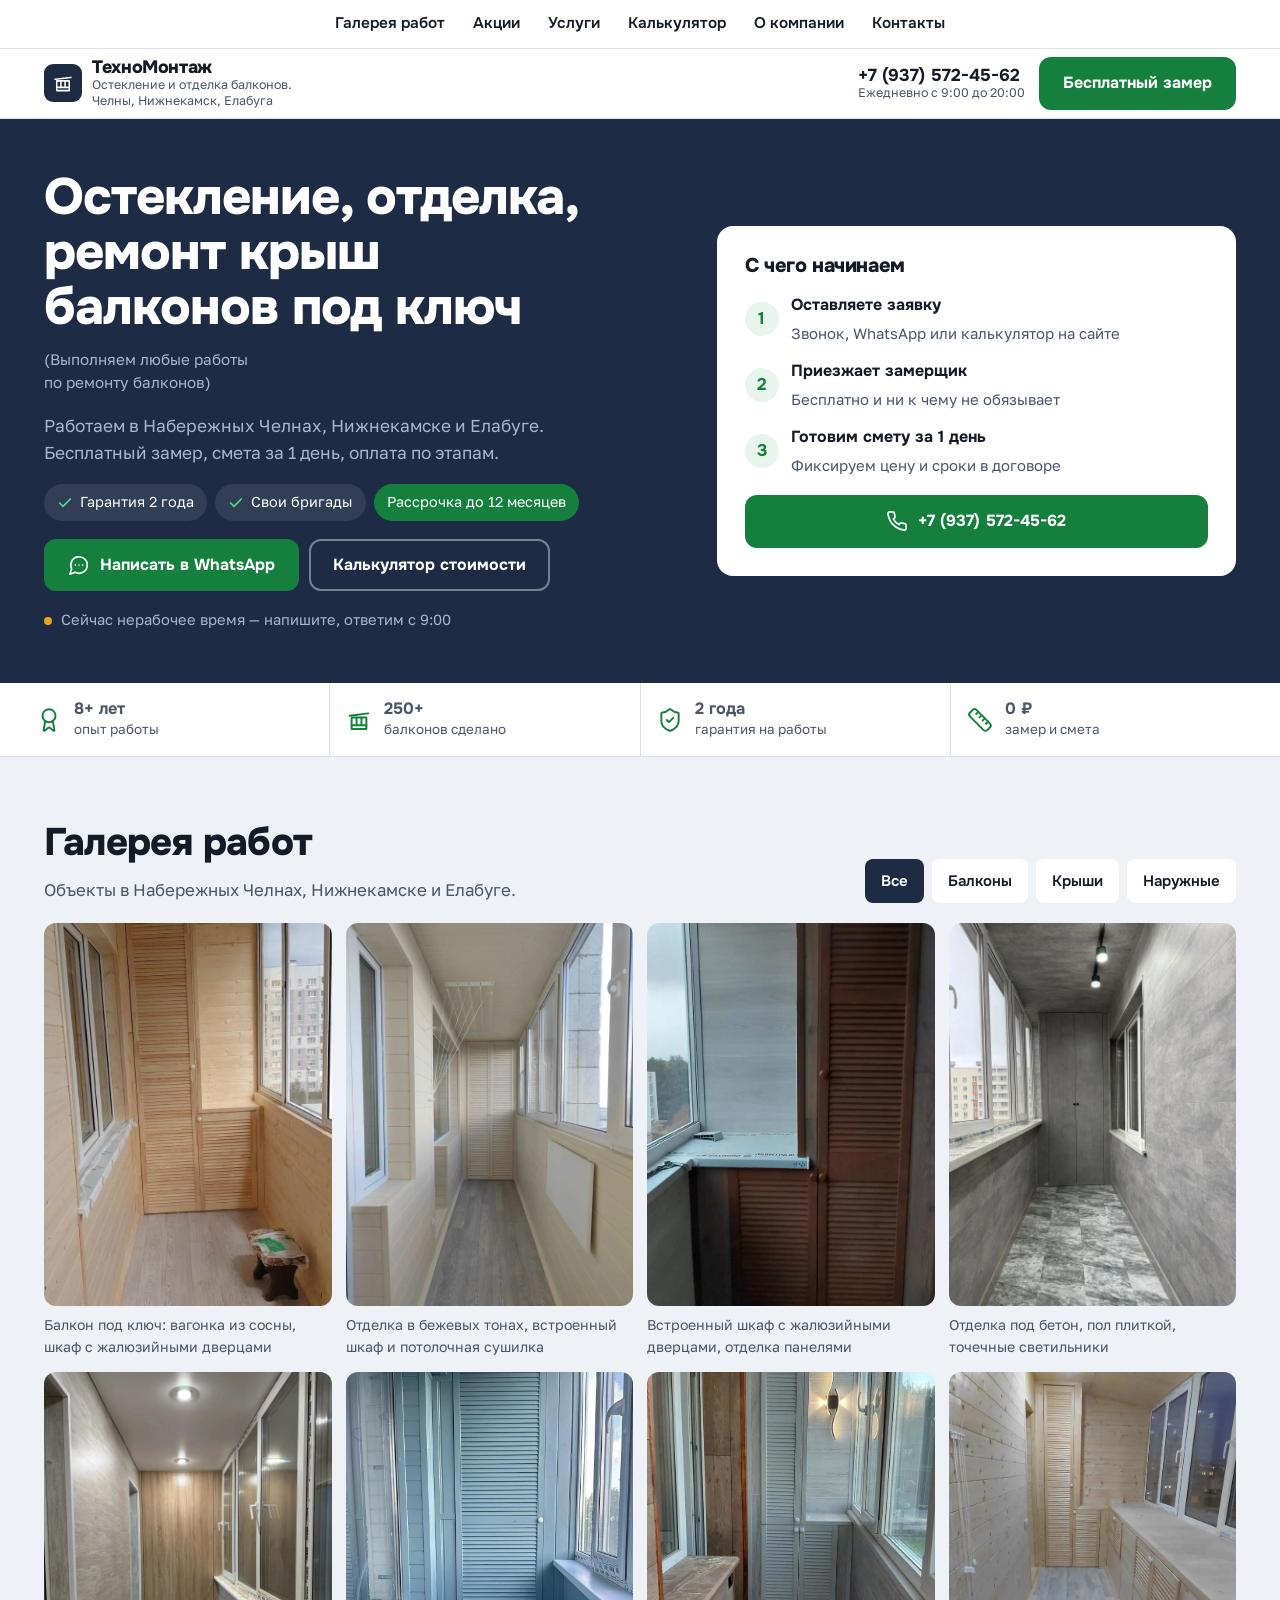
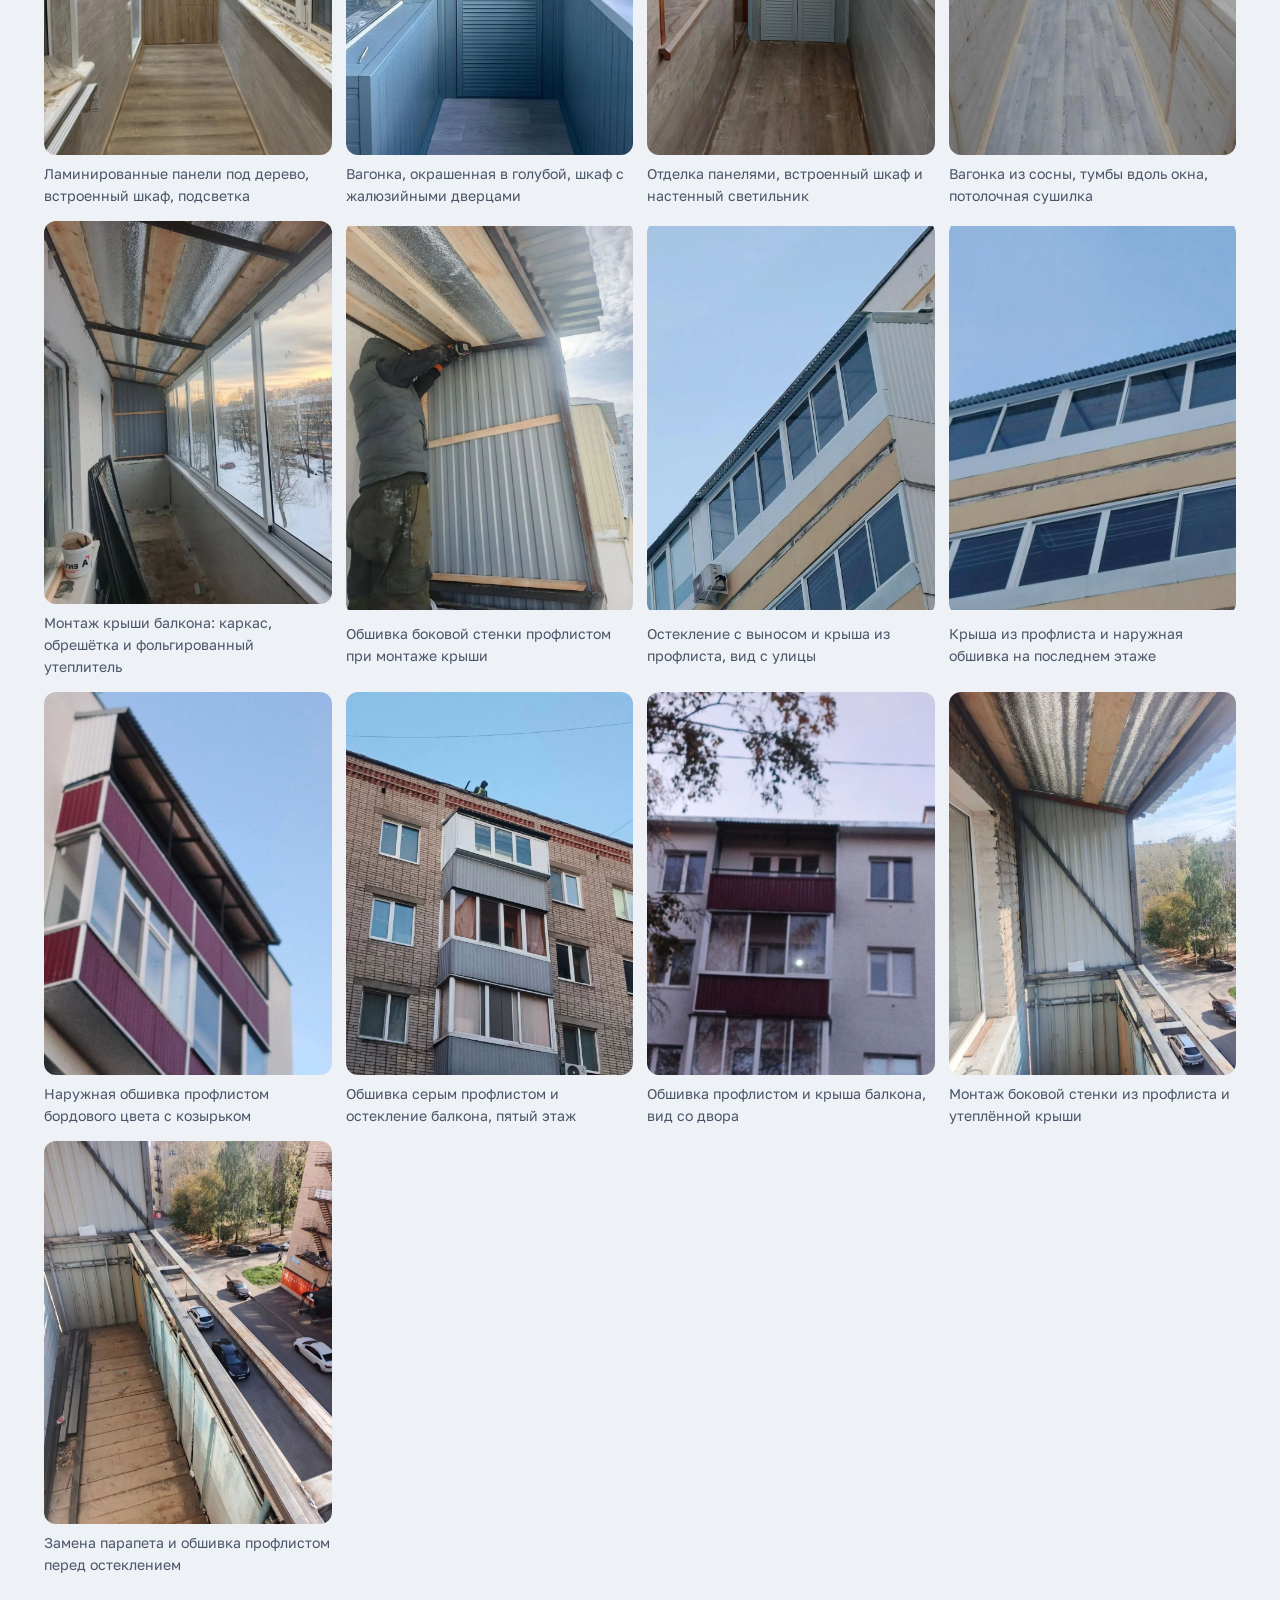
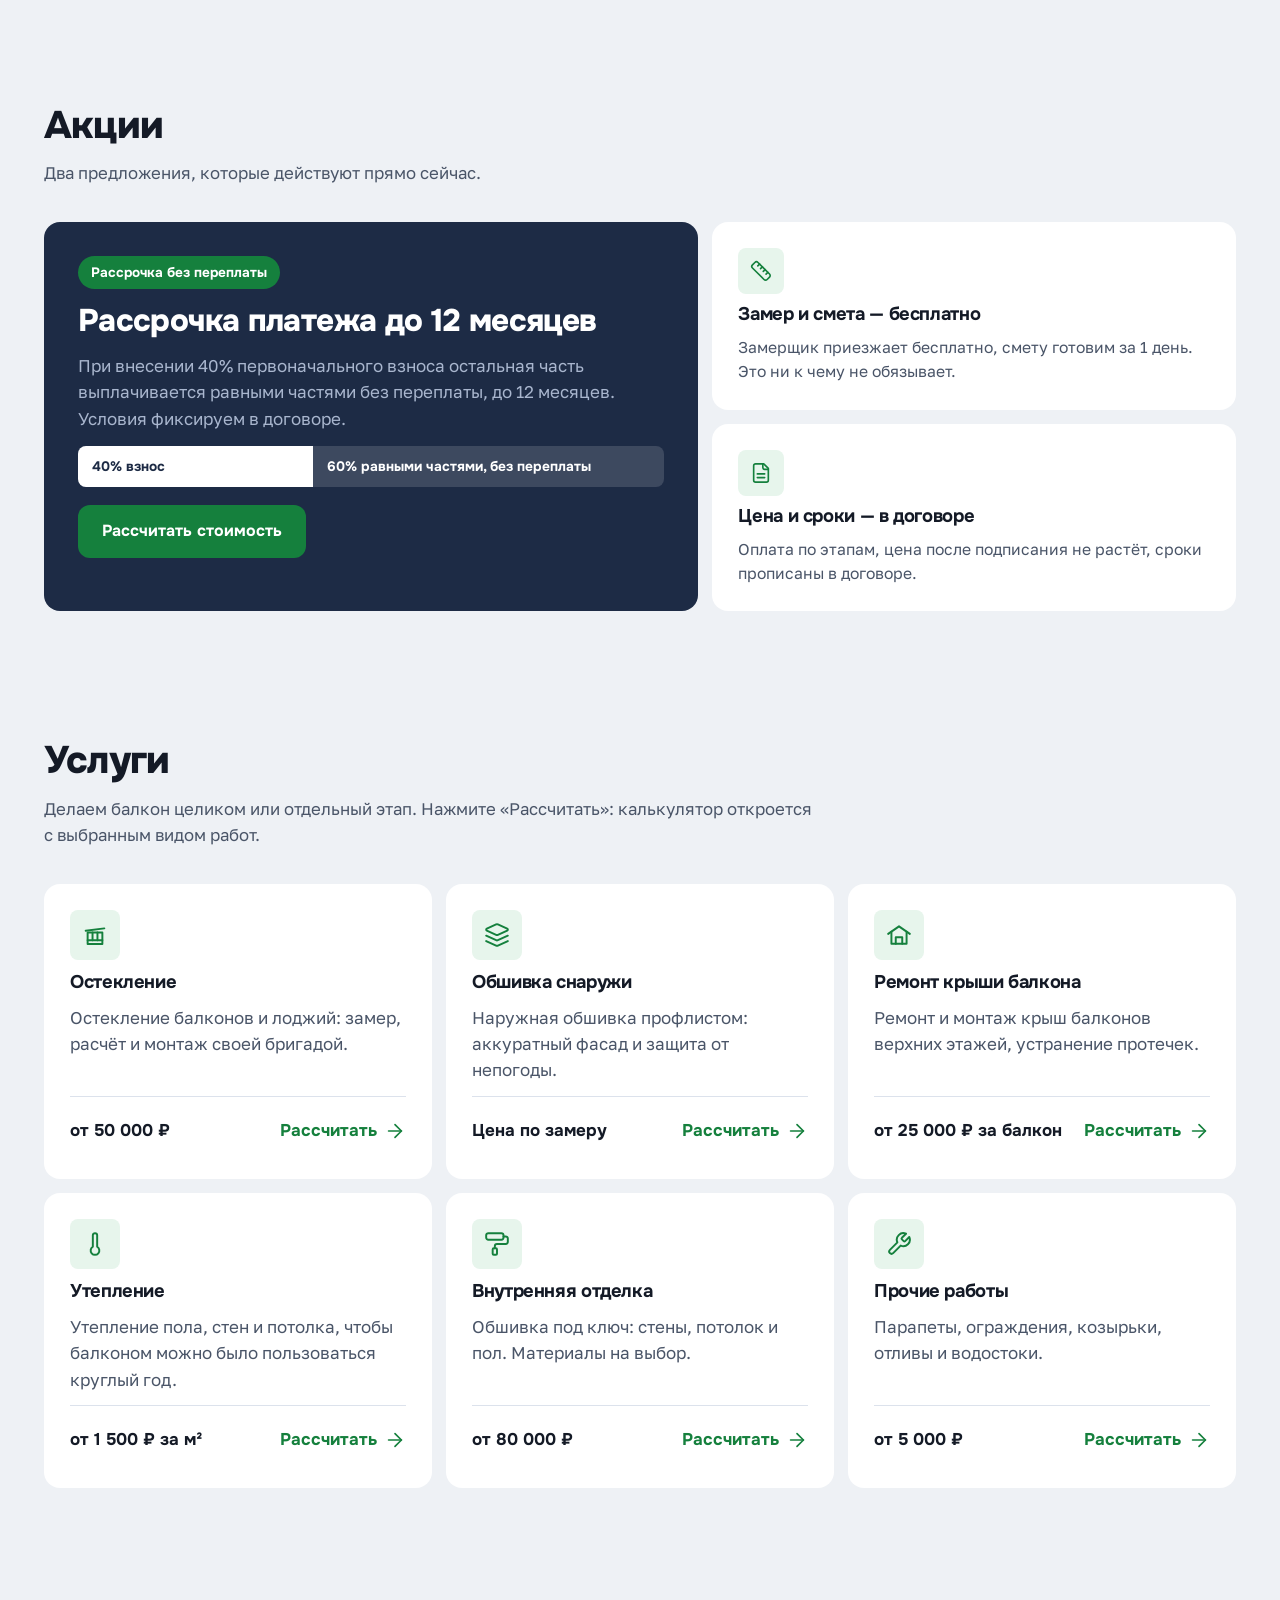
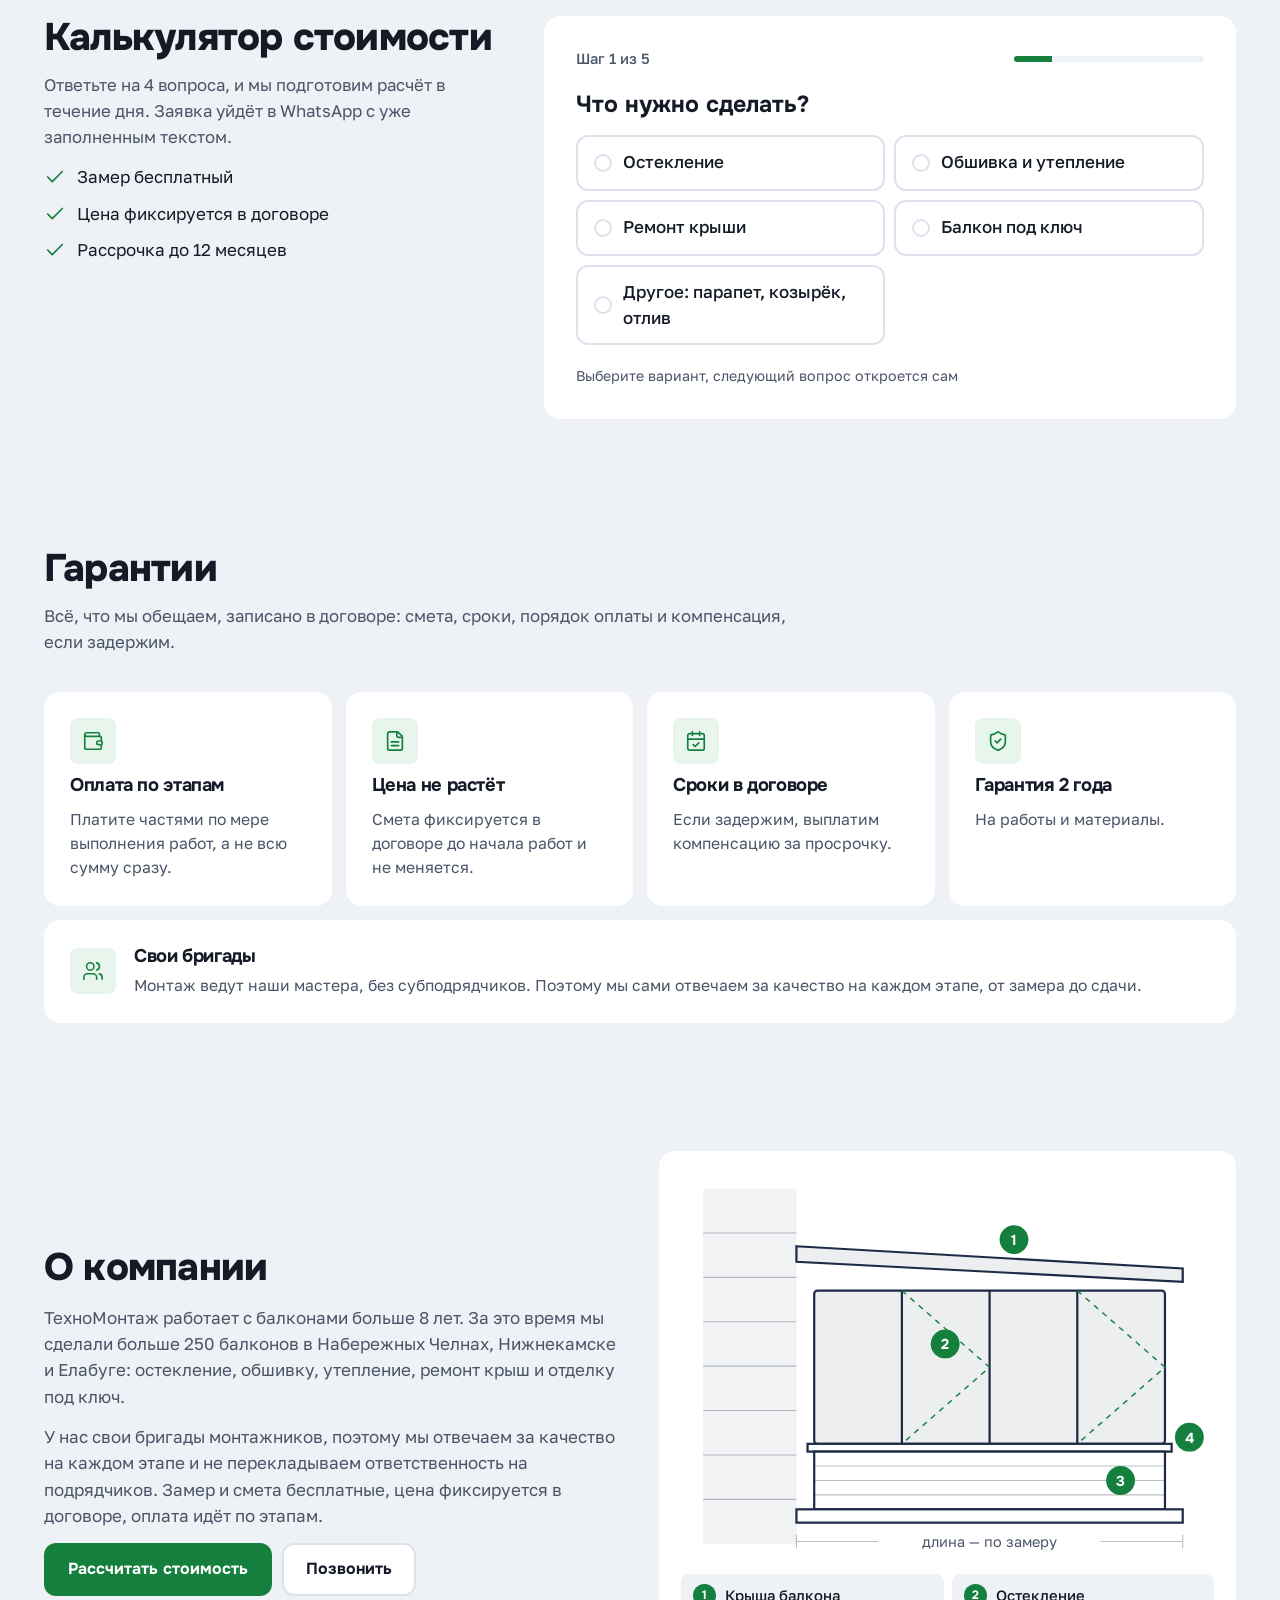
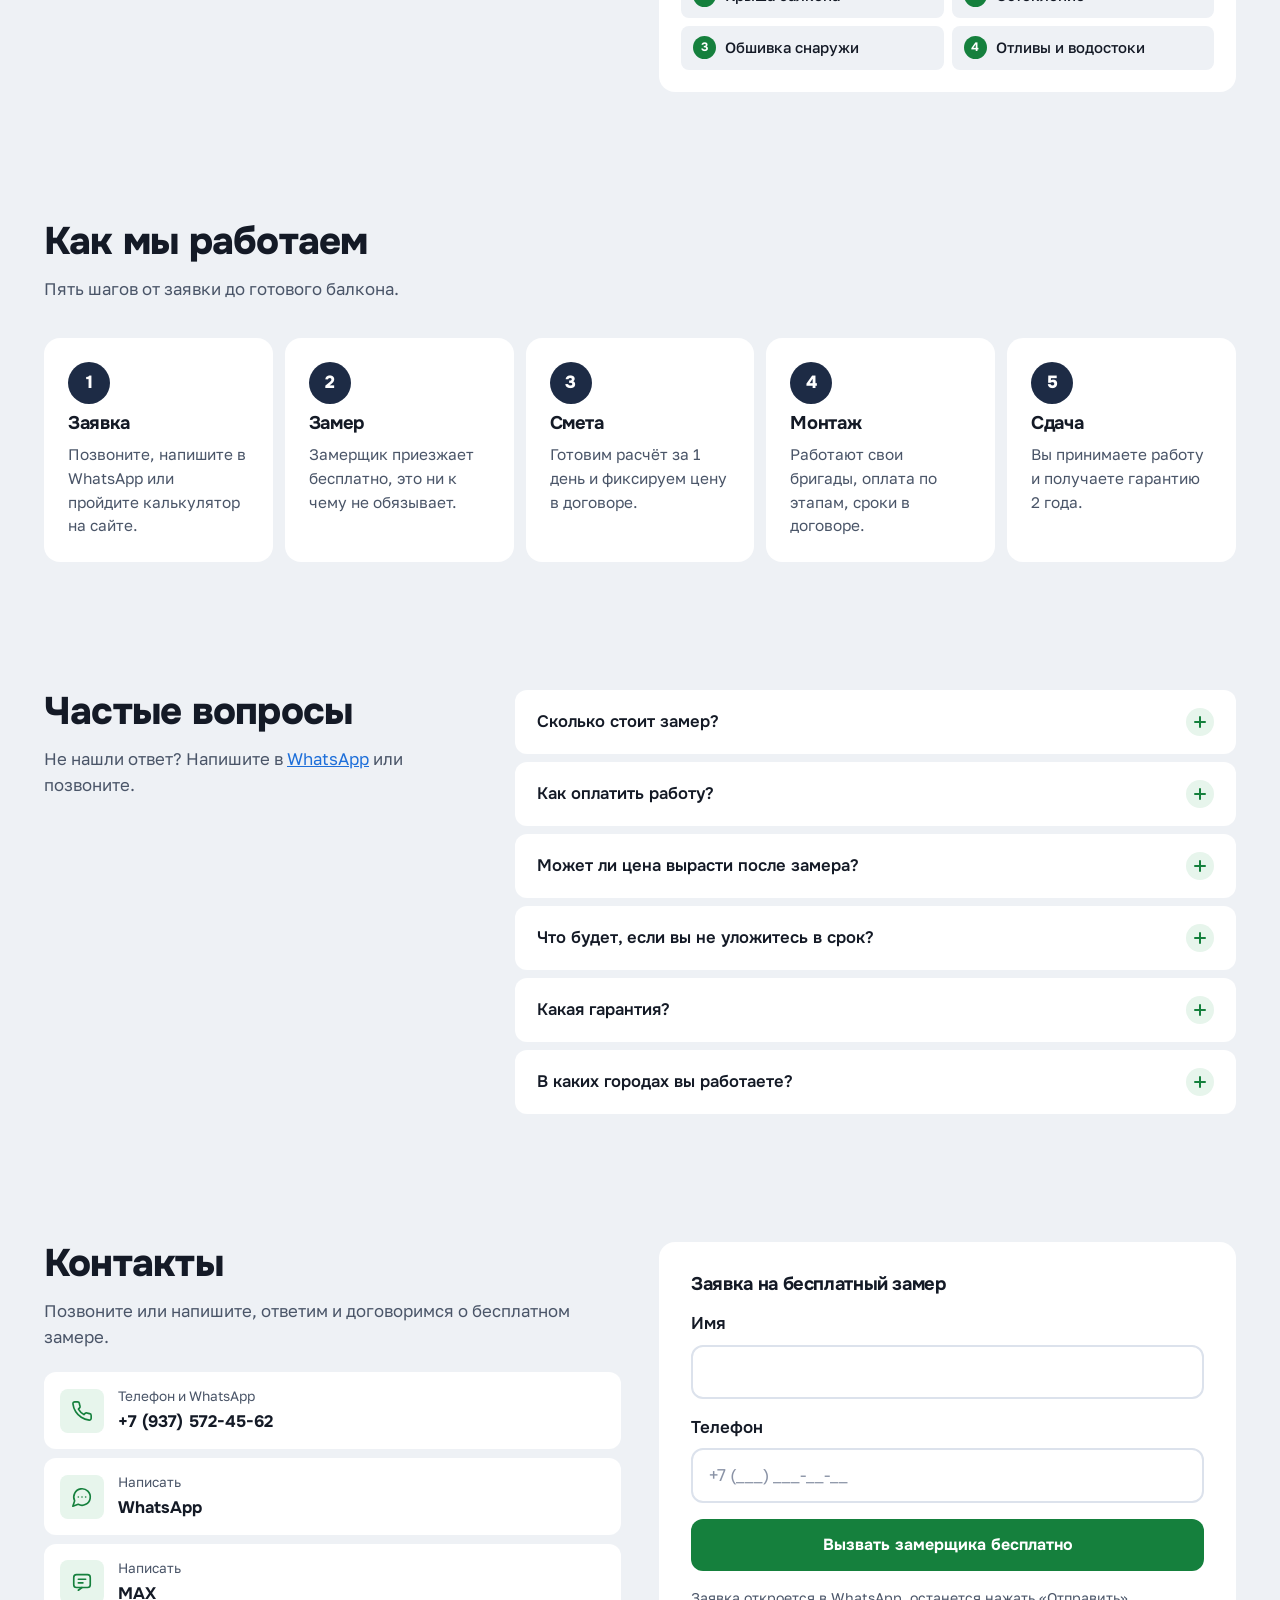
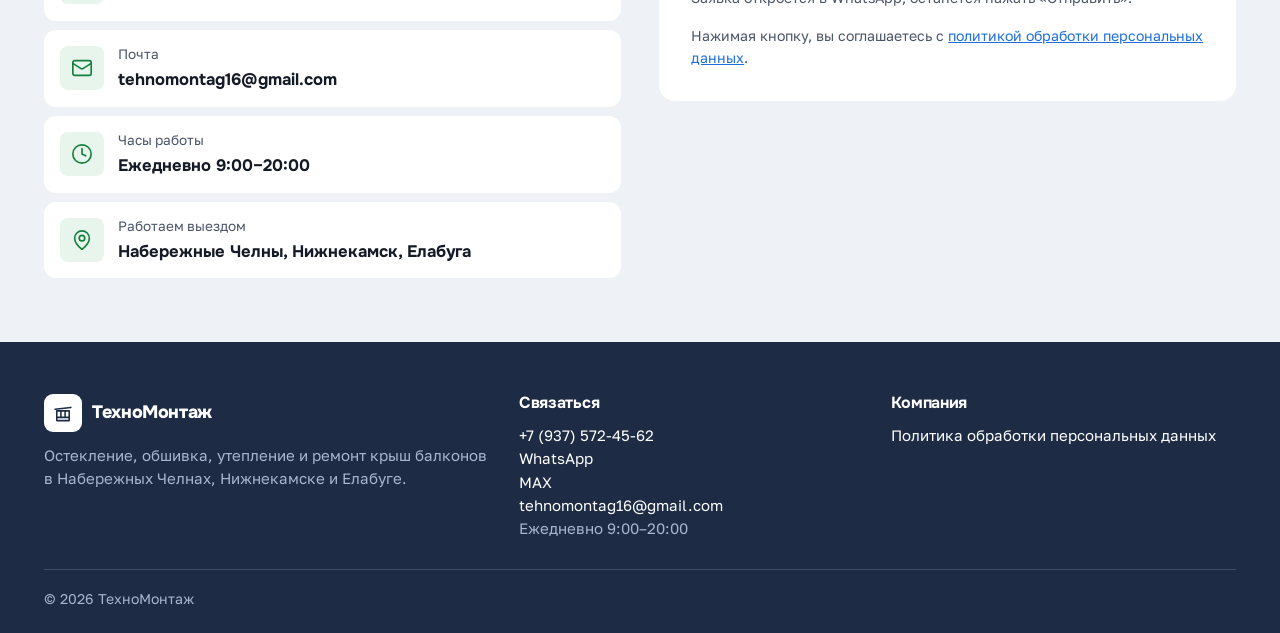
<file: index.html>
<!doctype html>
<html lang="ru">
<head>
<meta charset="utf-8">
<meta name="viewport" content="width=device-width, initial-scale=1, viewport-fit=cover">
<meta name="theme-color" content="#1D2B45">
<title>Остекление и обшивка балконов в Набережных Челнах, Нижнекамске, Елабуге — ТехноМонтаж</title>
<meta name="description" content="Остекление, обшивка, утепление и ремонт крыш балконов под ключ в Набережных Челнах, Нижнекамске и Елабуге. Бесплатный замер, смета за 1 день, оплата по этапам, рассрочка до 12 месяцев, гарантия 2 года. +7 (937) 572-45-62.">
<link rel="canonical" href="https://tehno-montag.ru/">
<meta property="og:type" content="website">
<meta property="og:locale" content="ru_RU">
<meta property="og:site_name" content="ТехноМонтаж">
<meta property="og:title" content="Остекление и отделка балконов под ключ — ТехноМонтаж">
<meta property="og:description" content="Бесплатный замер и смета за 1 день. Рассрочка до 12 месяцев, гарантия 2 года. Набережные Челны, Нижнекамск, Елабуга.">
<meta property="og:url" content="https://tehno-montag.ru/">
<meta property="og:image" content="https://tehno-montag.ru/images/balkony/1.jpg">
<link rel="icon" type="image/svg+xml" href="data:image/svg+xml,%3Csvg xmlns='http://www.w3.org/2000/svg' viewBox='0 0 32 32'%3E%3Crect width='32' height='32' rx='7.5' fill='%231D2B45'/%3E%3Cg fill='none' stroke='%23fff' stroke-width='2.3' stroke-linecap='round' stroke-linejoin='round'%3E%3Cpath d='M4.5 10.7 27.5 7.9'/%3E%3Cpath d='M6.9 12.9h18.2v14.2H6.9z'/%3E%3Cpath d='M13 12.9v9.5M19 12.9v9.5'/%3E%3Cpath d='M6.9 22.4h18.2'/%3E%3C/g%3E%3C/svg%3E">
<script type="application/ld+json">
{
  "@context": "https://schema.org",
  "@type": "HomeAndConstructionBusiness",
  "name": "ТехноМонтаж",
  "url": "https://tehno-montag.ru/",
  "telephone": "+7-937-572-45-62",
  "email": "tehnomontag16@gmail.com",
  "image": "https://tehno-montag.ru/images/balkony/1.jpg",
  "areaServed": ["Набережные Челны", "Нижнекамск", "Елабуга"],
  "openingHours": "Mo-Su 09:00-20:00",
  "description": "Остекление, обшивка, утепление и ремонт крыш балконов под ключ. Бесплатный замер, оплата по этапам, рассрочка до 12 месяцев, гарантия 2 года."
}
</script>
<!-- Сюда вставьте код счётчика Яндекс Метрики -->
<style>:root{padding-top:env(safe-area-inset-top,0px)}body{margin:0}[hidden]{display:none!important}</style>
<link rel="preconnect" href="https://fonts.googleapis.com">
<link rel="preconnect" href="https://fonts.gstatic.com" crossorigin>
<link rel="stylesheet" href="https://fonts.googleapis.com/css2?family=Onest:wght@600;700;800&family=Golos+Text:wght@400;500;600&display=swap">
<style>
/* Layout: светло-серый лист с белыми карточками, тёмно-синяя панель услуг и подвал, зелёная кнопка заявки; мобильная вёрстка в одну колонку, на телефоне и планшете — закреплённая панель связи */
:root{
  color-scheme:light;
  --bg:#EEF1F5; --card:#FFFFFF; --soft:#F6F8FB;
  --ink:#141A26; --muted:#4A5568;
  --line:#DCE2EC;
  --navy:#1D2B45; --navy-2:#27395C; --navy-ink:#FFFFFF; --navy-muted:#A9B6CE;
  --green:#15803D; --green-hover:#126B33; --green-soft:#E7F5EC; --green-bright:#4ADE80;
  --blue:#1E6FD9;
  --star:#F2A50C; --error:#C62828; --todo:#9A5B00; --todo-soft:#FFF4E2;
  --font-display:"Onest","Segoe UI",system-ui,-apple-system,sans-serif;
  --font-body:"Golos Text","Segoe UI",system-ui,-apple-system,sans-serif;
  --r-lg:16px; --r-md:12px; --r-sm:8px; --header-h:62px;
}
*,*::before,*::after{box-sizing:border-box}
html{scroll-behavior:smooth}
@media (prefers-reduced-motion: reduce){html{scroll-behavior:auto} *{transition:none!important;animation:none!important}}
body{background:var(--bg);color:var(--ink);font-family:var(--font-body);font-size:17px;line-height:1.55;-webkit-font-smoothing:antialiased}
h1,h2,h3{font-family:var(--font-display);color:var(--ink);margin:0;line-height:1.15;letter-spacing:-.02em;text-wrap:balance;overflow-wrap:break-word}
h1{font-size:clamp(1.85rem,1.35rem + 2.4vw,3.2rem);font-weight:800;line-height:1.08}
h2{font-size:clamp(1.5rem,1.2rem + 1.5vw,2.5rem);font-weight:800}
h3{font-size:1.15rem;font-weight:700}
p{margin:0}
a{color:var(--blue)}
img{max-width:100%;display:block}
svg.i{width:22px;height:22px;flex:none;stroke:currentColor;fill:none;stroke-width:1.8;stroke-linecap:round;stroke-linejoin:round}
:focus-visible{outline:3px solid var(--blue);outline-offset:2px;border-radius:6px}
.wrap{max-width:1240px;margin-inline:auto;padding-inline:16px}
@media (min-width:768px){.wrap{padding-inline:24px}}
.section{padding-block:clamp(36px,5vw,72px)}
section[id]{scroll-margin-top:calc(var(--header-h) + 8px)}
.sec-head{display:grid;gap:12px;margin-bottom:clamp(20px,3vw,36px);max-width:780px}
.lead{font-size:1.05rem;color:var(--muted)}
.todo{color:var(--todo);background:var(--todo-soft);border-radius:5px;padding:0 5px;font-weight:600}
.card{background:var(--card);border-radius:var(--r-lg);padding:clamp(18px,2.4vw,28px)}

/* Кнопки */
.btn{display:inline-flex;align-items:center;justify-content:center;gap:10px;min-height:52px;padding:12px 22px;border-radius:var(--r-md);font-family:var(--font-display);font-weight:700;font-size:1rem;text-decoration:none;border:2px solid transparent;cursor:pointer;text-align:center;transition:background-color .18s ease,border-color .18s ease,color .18s ease}
.btn-green{background:var(--green);color:#FFFFFF}
.btn-green:hover{background:var(--green-hover)}
.btn-navy{background:var(--navy);color:#FFFFFF}
.btn-navy:hover{background:var(--navy-2)}
.btn-line{background:var(--card);color:var(--ink);border-color:var(--line)}
.btn-line:hover{border-color:var(--navy)}
.btn-onnavy{background:transparent;color:#FFFFFF;border-color:rgba(255,255,255,.4)}
.btn-onnavy:hover{border-color:#FFFFFF;background:rgba(255,255,255,.08)}
.btn-ghost{background:transparent;color:var(--muted);border-color:var(--line);min-height:44px;padding:8px 16px;font-weight:600}
.btn-ghost:hover{color:var(--ink);border-color:var(--navy)}

/* Шапка */
.header{position:sticky;top:env(safe-area-inset-top,0px);z-index:30;background:var(--card);border-bottom:1px solid var(--line)}
.topnav{display:none;border-bottom:1px solid var(--line)}
.topnav .wrap{display:flex;gap:28px;justify-content:center;padding-block:12px}
.topnav a{color:var(--ink);text-decoration:none;font-family:var(--font-display);font-weight:600;font-size:.96rem}
.topnav a:hover{color:var(--blue)}
.headrow{display:flex;align-items:center;gap:14px;min-height:var(--header-h);padding-block:8px}
.logo{display:flex;align-items:center;gap:10px;text-decoration:none;min-width:0}
.logo-mark{width:38px;height:38px;flex:none;border-radius:9px;background:var(--navy);color:#FFFFFF;display:grid;place-items:center}
.logo-mark svg{width:22px;height:22px}
.logo-txt{display:grid;min-width:0}
.logo-txt b{font-family:var(--font-display);font-size:1.12rem;font-weight:800;color:var(--ink);letter-spacing:-.02em;line-height:1.1}
.logo-txt span{font-size:.78rem;color:var(--muted);line-height:1.25}
.head-right{display:flex;align-items:center;gap:14px;margin-left:auto}
.head-phone{display:grid;text-decoration:none;line-height:1.2}
.head-phone b{font-family:var(--font-display);font-size:1.08rem;color:var(--ink);white-space:nowrap}
.head-phone span{font-size:.78rem;color:var(--muted)}
.burger{width:46px;height:46px;flex:none;border:0;border-radius:var(--r-sm);background:var(--bg);color:var(--ink);cursor:pointer;display:grid;place-items:center}
.burger svg{width:24px;height:24px;stroke:currentColor;fill:none;stroke-width:2;stroke-linecap:round}
.head-cta{display:none}
@media (max-width:860px){.head-phone span{display:none}.logo-txt span{display:none}}
@media (max-width:420px){.head-phone{display:none}}
@media (min-width:1024px){
  .topnav{display:block}
  .burger{display:none}
  .head-cta{display:inline-flex}
  .logo-txt span{display:block;max-width:26ch}
}

/* Первый экран */
.hero{background:var(--navy);color:var(--navy-ink);padding-block:clamp(28px,4vw,56px)}
.hero h1{color:#FFFFFF}
.hero-grid{display:grid;gap:clamp(22px,3vw,44px);align-items:center}
@media (min-width:1024px){.hero-grid{grid-template-columns:minmax(0,1.1fr) minmax(0,.9fr)}}
.hero-text{display:grid;gap:18px;min-width:0}
.hero-card{display:none;background:var(--card);border-radius:var(--r-lg);padding:clamp(20px,2.4vw,28px);color:var(--ink)}
.hero-card h2{font-size:1.25rem}
.hero-card ol{list-style:none;margin:16px 0 0;padding:0;display:grid;gap:14px;counter-reset:hs}
.hero-card li{display:grid;grid-template-columns:34px minmax(0,1fr);gap:4px 12px;align-items:center;counter-increment:hs}
.hero-card li::before{content:counter(hs);grid-row:span 2;width:34px;height:34px;border-radius:50%;background:var(--green-soft);color:var(--green);display:grid;place-items:center;font-family:var(--font-display);font-weight:700}
.hero-card li b{font-family:var(--font-display);font-size:1rem}
.hero-card li span{color:var(--muted);font-size:.93rem}
.hero-card .btn{width:100%;margin-top:18px}
@media (min-width:1024px){.hero-card{display:block}}
.hero .h1-note{font-size:.95rem;color:var(--navy-muted);margin-top:-6px;text-wrap:balance;max-width:34ch}
.hero p.sub{font-size:1.08rem;color:var(--navy-muted);max-width:48ch}
.hero-actions{display:grid;gap:10px}
@media (min-width:560px){.hero-actions{grid-auto-flow:column;justify-content:start}}
.hero-points{list-style:none;padding:0;margin:0;display:flex;flex-wrap:wrap;gap:8px}
.hero-points li{display:flex;align-items:center;gap:7px;padding:7px 13px;border-radius:999px;background:rgba(255,255,255,.09);font-size:.9rem;color:#FFFFFF}
.hero-points svg{width:16px;height:16px;color:var(--green-bright)}
.hero-points a{color:inherit;text-decoration:none}
.hero-points li.hot{background:var(--green)}
.hero-note{display:inline-flex;align-items:center;gap:9px;font-size:.92rem;color:var(--navy-muted)}
.dot{width:8px;height:8px;border-radius:50%;background:var(--green-bright);flex:none}
.dot.off{background:var(--star)}

/* Доверие */
.trust{background:var(--card);border-bottom:1px solid var(--line)}
.trust .wrap{display:grid;grid-template-columns:repeat(2,minmax(0,1fr));gap:1px;background:var(--line);padding-inline:0}
.tr{background:var(--card);padding:16px;display:flex;gap:12px;align-items:center;min-width:0}
.tr svg.i{width:26px;height:26px;color:var(--green);flex:none}
.tr b{font-family:var(--font-display);font-size:1.02rem;display:block;line-height:1.2}
.tr span{font-size:.84rem;color:var(--muted)}
@media (min-width:860px){.trust .wrap{grid-template-columns:repeat(4,minmax(0,1fr))}}

/* Акции */
.promos{display:grid;gap:14px}
@media (min-width:860px){.promos{grid-template-columns:1.25fr 1fr}}
.promo-main{background:var(--navy);color:#FFFFFF;border-radius:var(--r-lg);padding:clamp(20px,3vw,34px);display:grid;gap:14px;align-content:start}
.promo-main h3{color:#FFFFFF;font-size:clamp(1.25rem,1rem + 1.2vw,2rem);font-weight:800}
.promo-main p{color:var(--navy-muted)}
.promo-badge{justify-self:start;padding:6px 13px;border-radius:999px;background:var(--green);font-family:var(--font-display);font-weight:700;font-size:.85rem}
.split{display:flex;border-radius:var(--r-sm);overflow:hidden;font-family:var(--font-display);font-weight:700;font-size:.86rem;background:rgba(255,255,255,.14)}
.split > span{padding:10px 14px;white-space:nowrap;overflow:hidden;text-overflow:ellipsis}
.split-a{flex:0 0 40%;background:#FFFFFF;color:var(--navy)}
.split .hide-sm{padding:0}
@media (max-width:420px){.hide-sm{display:none}}
.promo-side{display:grid;gap:14px;align-content:start}
.promo-card{background:var(--card);border-radius:var(--r-lg);padding:clamp(18px,2.4vw,26px);display:grid;gap:10px;align-content:start}
.promo-card .ico{width:46px;height:46px;border-radius:var(--r-sm);background:var(--green-soft);color:var(--green);display:grid;place-items:center}
.promo-card p{color:var(--muted);font-size:.98rem}

/* Услуги */
.services{display:grid;gap:14px}
@media (min-width:600px){.services{grid-template-columns:repeat(2,minmax(0,1fr))}}
@media (min-width:1024px){.services{grid-template-columns:repeat(3,minmax(0,1fr))}}
.svc{background:var(--card);border-radius:var(--r-lg);padding:clamp(18px,2.4vw,26px);display:grid;grid-template-rows:auto auto 1fr auto;gap:12px;min-width:0}
.svc-ico{width:50px;height:50px;border-radius:var(--r-sm);background:var(--green-soft);color:var(--green);display:grid;place-items:center}
.svc-ico svg.i{width:26px;height:26px}
.svc p{color:var(--muted)}
.svc-foot{display:flex;align-items:center;justify-content:space-between;gap:12px;flex-wrap:wrap;padding-top:12px;border-top:1px solid var(--line)}
.price{font-family:var(--font-display);font-weight:700}
.svc-link{display:inline-flex;align-items:center;gap:7px;background:none;border:0;padding:6px 0;font:inherit;font-family:var(--font-display);font-weight:700;color:var(--green);cursor:pointer;min-height:44px}
.svc-link:hover{text-decoration:underline}

/* О компании */
.about{display:grid;gap:clamp(20px,3vw,44px);align-items:center}
@media (min-width:900px){.about{grid-template-columns:minmax(0,1fr) minmax(0,1fr)}}
.about-text{display:grid;gap:14px}
.about-text p{color:var(--muted)}
.sheet{margin:0;background:var(--card);border-radius:var(--r-lg);padding:clamp(14px,2vw,22px);display:grid;gap:12px;min-width:0}
.sheet svg{width:100%;height:auto;display:block}
.s-line{stroke:var(--navy);fill:none;stroke-width:2}
.s-thin{stroke:var(--navy);fill:none;stroke-width:1;opacity:.3}
.s-dash{stroke:var(--green);fill:none;stroke-width:1.3;stroke-dasharray:5 5}
.s-glass{fill:var(--navy);opacity:.08}
.s-wall{fill:var(--navy);opacity:.06}
.s-fill{fill:var(--card)}
.s-text{fill:var(--muted);font-family:var(--font-body);font-size:13px}
.s-mark circle{fill:var(--green)}
.s-mark text{fill:#FFFFFF;font-family:var(--font-display);font-weight:700;font-size:13px}
.legend{list-style:none;margin:0;padding:0;display:grid;grid-template-columns:repeat(2,minmax(0,1fr));gap:8px}
.legend a{display:flex;align-items:center;gap:9px;padding:10px 12px;border-radius:var(--r-sm);background:var(--bg);text-decoration:none;color:var(--ink);font-size:.93rem;font-weight:500;min-height:44px}
.legend a:hover{color:var(--green)}
.legend b{display:grid;place-items:center;width:23px;height:23px;flex:none;border-radius:50%;background:var(--green);color:#FFFFFF;font-family:var(--font-display);font-size:.76rem}
@media (max-width:400px){.legend{grid-template-columns:1fr}}

/* Калькулятор */
.quiz-layout{display:grid;gap:clamp(20px,3vw,44px);align-items:start}
@media (min-width:1024px){.quiz-layout{grid-template-columns:minmax(0,.8fr) minmax(0,1.2fr)}}
.quiz-intro{display:grid;gap:14px}
.ticks{list-style:none;padding:0;margin:0;display:grid;gap:10px}
.ticks li{display:flex;gap:11px;align-items:center}
.ticks svg{color:var(--green)}
.quiz{background:var(--card);border-radius:var(--r-lg);padding:clamp(18px,2.6vw,32px);display:grid;gap:20px;min-width:0}
.quiz-head{display:flex;justify-content:space-between;align-items:center;gap:14px;color:var(--muted);font-size:.92rem;font-weight:500}
.progress{flex:1;max-width:190px;height:6px;border-radius:999px;background:var(--bg);overflow:hidden}
.progress span{display:block;height:100%;width:20%;background:var(--green);transition:width .3s ease}
fieldset{border:0;margin:0;padding:0;min-width:0}
legend{font-family:var(--font-display);font-size:clamp(1.15rem,1rem + .6vw,1.45rem);font-weight:700;color:var(--ink);margin-bottom:16px;padding:0;line-height:1.2}
.opts{display:grid;gap:9px}
@media (min-width:560px){.opts{grid-template-columns:repeat(2,minmax(0,1fr))}}
.opt{position:relative}
.opt input{position:absolute;opacity:0;width:1px;height:1px}
.opt span{display:flex;align-items:center;gap:11px;min-height:56px;padding:12px 16px;border:2px solid var(--line);border-radius:var(--r-md);cursor:pointer;font-weight:500;transition:border-color .15s ease,background-color .15s ease}
.opt span::before{content:"";width:18px;height:18px;flex:none;border-radius:50%;border:2px solid var(--line);transition:border-color .15s ease,box-shadow .15s ease}
.opt:hover span{border-color:var(--navy)}
.opt input:checked + span{border-color:var(--green);background:var(--green-soft)}
.opt input:checked + span::before{border-color:var(--green);box-shadow:inset 0 0 0 3px var(--card),inset 0 0 0 9px var(--green)}
.opt input:focus-visible + span{outline:3px solid var(--blue);outline-offset:2px}
.quiz-nav{display:flex;justify-content:space-between;align-items:center;gap:12px;flex-wrap:wrap}
.quiz-nav small{color:var(--muted)}
.field{display:grid;gap:7px}
.field label,.field .label{font-family:var(--font-display);font-weight:600}
.field .hint{font-family:var(--font-body);font-weight:400;color:var(--muted)}
.input,select.input{width:100%;min-height:54px;padding:12px 16px;border:2px solid var(--line);border-radius:var(--r-md);background:var(--card);color:var(--ink);font:inherit}
.input::placeholder{color:#8A93A6}
.input:focus{outline:none;border-color:var(--green)}
.input[aria-invalid="true"]{border-color:var(--error)}
.err{color:var(--error);font-size:.92rem;font-weight:500}
.form-grid{display:grid;gap:14px}
@media (min-width:560px){.form-grid{grid-template-columns:repeat(2,minmax(0,1fr))}.form-grid .full{grid-column:1/-1}}
.seg{display:flex;flex-wrap:wrap;gap:9px}
.seg .opt span{min-height:48px}
.send-note,.consent{font-size:.88rem;color:var(--muted)}
.send-note strong{color:var(--ink)}

/* Галерея */
.works-head{display:flex;justify-content:space-between;align-items:end;gap:20px;flex-wrap:wrap;margin-bottom:20px}
.works-head .sec-head{margin-bottom:0}
.tabs{display:flex;flex-wrap:wrap;gap:8px}
.tab{min-height:44px;padding:9px 16px;border-radius:var(--r-sm);border:0;background:var(--card);color:var(--ink);font-family:var(--font-display);font-weight:600;font-size:.94rem;cursor:pointer}
.tab:hover{background:var(--soft)}
.tab[aria-pressed="true"]{background:var(--navy);color:#FFFFFF}
.gallery{display:grid;grid-template-columns:repeat(2,minmax(0,1fr));gap:10px}
@media (min-width:700px){.gallery{grid-template-columns:repeat(3,minmax(0,1fr));gap:14px}}
@media (min-width:1024px){.gallery{grid-template-columns:repeat(4,minmax(0,1fr))}}
.shot{margin:0;display:grid;gap:8px;min-width:0}
.shot button{padding:0;border:0;background:none;cursor:zoom-in;border-radius:var(--r-md);overflow:hidden;display:block;width:100%}
.shot .ph{aspect-ratio:3/4;width:100%;max-width:100%;border-radius:var(--r-md);background:var(--card);position:relative;display:grid;place-items:center;color:var(--navy-muted)}
.shot img{position:absolute;inset:0;width:100%;height:100%;object-fit:cover;transition:transform .4s ease}
.shot button:hover img{transform:scale(1.04)}
.shot.noimg img{display:none}
.shot figcaption{font-size:.88rem;color:var(--muted)}

/* Гарантии */
.guar{display:grid;gap:14px}
@media (min-width:600px){.guar{grid-template-columns:repeat(2,minmax(0,1fr))}}
@media (min-width:1024px){.guar{grid-template-columns:repeat(4,minmax(0,1fr))}}
.g-card{background:var(--card);border-radius:var(--r-lg);padding:clamp(18px,2.4vw,26px);display:grid;gap:11px;align-content:start;min-width:0}
.g-ico{width:46px;height:46px;border-radius:var(--r-sm);background:var(--green-soft);color:var(--green);display:grid;place-items:center}
.g-card p{color:var(--muted);font-size:.98rem}
.g-card.wide{grid-column:1/-1}
@media (min-width:600px){.g-card.wide{grid-template-columns:auto minmax(0,1fr);align-items:center;gap:6px 18px}.g-card.wide .g-ico{grid-row:span 2}}

/* Этапы */
.steps{list-style:none;margin:0;padding:0;display:grid;gap:12px;counter-reset:st}
@media (min-width:700px){.steps{grid-template-columns:repeat(2,minmax(0,1fr))}}
@media (min-width:1100px){.steps{grid-template-columns:repeat(5,minmax(0,1fr))}}
.step{background:var(--card);border-radius:var(--r-lg);padding:clamp(18px,2.4vw,24px);display:grid;gap:9px;align-content:start;counter-increment:st}
.step::before{content:counter(st);width:42px;height:42px;border-radius:50%;display:grid;place-items:center;background:var(--navy);color:#FFFFFF;font-family:var(--font-display);font-weight:800;font-size:1.1rem}
.step p{color:var(--muted);font-size:.96rem}

/* Вопросы */
.faq-grid{display:grid;gap:clamp(20px,3vw,44px);align-items:start}
@media (min-width:900px){.faq-grid{grid-template-columns:minmax(0,.75fr) minmax(0,1.25fr)}}
.faq{display:grid;gap:8px}
.faq details{background:var(--card);border-radius:var(--r-md)}
.faq summary{list-style:none;cursor:pointer;display:flex;justify-content:space-between;align-items:center;gap:16px;padding:18px clamp(16px,2vw,22px);font-family:var(--font-display);font-size:1.04rem;font-weight:600;min-height:58px}
.faq summary::-webkit-details-marker{display:none}
.faq summary .plus{position:relative;width:28px;height:28px;border-radius:50%;background:var(--green-soft);flex:none;transition:transform .25s ease}
.faq summary .plus::before,.faq summary .plus::after{content:"";position:absolute;left:50%;top:50%;width:12px;height:2px;border-radius:2px;background:var(--green);transform:translate(-50%,-50%)}
.faq summary .plus::after{transform:translate(-50%,-50%) rotate(90deg)}
.faq details[open] .plus{transform:rotate(45deg)}
.faq details p{padding:0 clamp(16px,2vw,22px) 20px;color:var(--muted);max-width:64ch}

/* Контакты */
.contact{display:grid;gap:clamp(20px,3vw,44px);align-items:start}
@media (min-width:900px){.contact{grid-template-columns:minmax(0,1fr) minmax(0,1fr)}}
.c-list{list-style:none;margin:22px 0 0;padding:0;display:grid;gap:9px}
.c-list li{background:var(--card);border-radius:var(--r-md);padding:14px 16px;display:grid;grid-template-columns:44px minmax(0,1fr);gap:2px 14px;align-items:center}
.c-list .ci{grid-row:span 2;width:44px;height:44px;border-radius:var(--r-sm);background:var(--green-soft);color:var(--green);display:grid;place-items:center}
.c-list span{font-size:.85rem;color:var(--muted)}
.c-list strong,.c-list a{font-family:var(--font-display);font-weight:700;color:var(--ink);text-decoration:none;font-size:1.04rem;overflow-wrap:anywhere}
.c-list a:hover{color:var(--green)}
.c-form{background:var(--card);border-radius:var(--r-lg);padding:clamp(18px,2.6vw,32px);display:grid;gap:16px}

/* Подвал */
.footer{background:var(--navy);color:var(--navy-muted);padding-block:clamp(32px,4vw,52px) 24px}
.footer-cols{display:grid;gap:26px}
@media (min-width:760px){.footer-cols{grid-template-columns:minmax(0,1.3fr) minmax(0,1fr) minmax(0,1fr)}}
.footer .logo-mark{background:#FFFFFF;color:var(--navy)}
.footer .logo-txt b{color:#FFFFFF}
.footer p{font-size:.94rem;margin-top:12px}
.footer a{color:#FFFFFF;text-decoration:none}
.footer a:hover{text-decoration:underline}
.footer h3{color:#FFFFFF;font-size:1rem;margin-bottom:8px}
.footer .todo{color:#FFD79A;background:rgba(255,255,255,.1)}
.footer-bottom{margin-top:28px;padding-top:18px;border-top:1px solid rgba(255,255,255,.16);font-size:.88rem}

/* Меню и панель связи */
.mmenu{position:fixed;inset:0;z-index:50;background:var(--card);padding:calc(14px + env(safe-area-inset-top,0px)) 16px calc(18px + env(safe-area-inset-bottom,0px));overflow-y:auto;display:grid;grid-template-rows:auto 1fr auto;gap:20px}
.mmenu-top{display:flex;align-items:center;justify-content:space-between;gap:14px}
.mmenu nav{display:grid;gap:6px;align-content:start}
.mmenu nav a{padding:15px 16px;border-radius:var(--r-md);background:var(--bg);color:var(--ink);text-decoration:none;font-family:var(--font-display);font-weight:600;font-size:1.08rem;min-height:54px;display:flex;align-items:center}
.mmenu-foot{display:grid;gap:9px}
.mmenu-foot .btn{width:100%}
@media (min-width:1024px){.mmenu{display:none!important}}
.mbar{display:grid;grid-template-columns:1fr 1fr;gap:9px;position:fixed;left:0;right:0;bottom:0;z-index:40;padding:9px 12px calc(9px + env(safe-area-inset-bottom,0px));background:var(--card);border-top:1px solid var(--line)}
.mbar .btn{min-height:50px;padding:10px 10px;font-size:.98rem}
body{padding-bottom:calc(70px + env(safe-area-inset-bottom,0px))}
@media (min-width:1024px){.mbar{display:none}body{padding-bottom:0}}

/* Появление блоков при прокрутке. Класс .reveal ставит скрипт,
   поэтому без JS всё видно сразу */
.reveal{opacity:0;transform:translateY(20px);transition:opacity .55s cubic-bezier(.22,.61,.36,1),transform .55s cubic-bezier(.22,.61,.36,1)}
.reveal.in{opacity:1;transform:none}
@media (prefers-reduced-motion:reduce){.reveal{opacity:1;transform:none;transition:none}}

/* Просмотр фото */
dialog.viewer{border:0;padding:0;background:transparent;max-width:min(1000px,94vw);width:100%}
dialog.viewer::backdrop{background:rgba(20,26,38,.9)}
.viewer-in{display:grid;gap:12px}
.viewer-img{cursor:pointer;aspect-ratio:3/4;max-height:78vh;width:100%;max-width:100%;border-radius:var(--r-md);background:var(--navy);display:grid;place-items:center;color:var(--navy-muted);overflow:hidden;position:relative}
.viewer-img img{position:absolute;inset:0;width:100%;height:100%;object-fit:contain;background:#000}
.viewer-bar{display:flex;align-items:center;justify-content:space-between;gap:10px;color:#FFFFFF;flex-wrap:wrap;font-size:.92rem}
.viewer-bar .btn-ghost{color:#FFFFFF;border-color:rgba(255,255,255,.4)}
.viewer-bar .btn-ghost:hover{color:#FFFFFF;border-color:#FFFFFF}
.vnav{position:absolute;top:50%;transform:translateY(-50%);z-index:2;width:50px;height:50px;border:0;border-radius:50%;background:rgba(20,26,38,.6);color:#FFFFFF;display:grid;place-items:center;cursor:pointer;transition:background-color .15s ease}
.vnav:hover{background:rgba(20,26,38,.88)}
.vnav svg{width:26px;height:26px;stroke:currentColor;fill:none;stroke-width:2.4;stroke-linecap:round;stroke-linejoin:round}
.vnav-prev{left:10px}
.vnav-next{right:10px}
@media (max-width:480px){.vnav{width:44px;height:44px}.vnav svg{width:22px;height:22px}}
</style>
</head>
<body>


<svg width="0" height="0" style="position:absolute" aria-hidden="true">
  <symbol id="i-phone" viewBox="0 0 24 24"><path d="M22 16.92v3a2 2 0 0 1-2.18 2 19.79 19.79 0 0 1-8.63-3.07 19.5 19.5 0 0 1-6-6 19.79 19.79 0 0 1-3.07-8.67A2 2 0 0 1 4.11 2h3a2 2 0 0 1 2 1.72 12.84 12.84 0 0 0 .7 2.81 2 2 0 0 1-.45 2.11L8.09 9.91a16 16 0 0 0 6 6l1.27-1.27a2 2 0 0 1 2.11-.45 12.84 12.84 0 0 0 2.81.7A2 2 0 0 1 22 16.92z"/></symbol>
  <symbol id="i-msg" viewBox="0 0 24 24"><rect x="3" y="4" width="18" height="14" rx="3"/><path d="M8 21l4-3"/><path d="M8 9h8M8 13h5"/></symbol>
  <symbol id="i-chat" viewBox="0 0 24 24"><path d="M7.9 20A9 9 0 1 0 4 16.1L2 22Z"/><path d="M8 12h.01"/><path d="M12 12h.01"/><path d="M16 12h.01"/></symbol>
  <symbol id="i-window" viewBox="0 0 24 24"><path d="M3.4 8 20.6 5.9"/><path d="M5.2 9.7h13.6v10.6H5.2z"/><path d="M9.73 9.7v7.1M14.27 9.7v7.1"/><path d="M5.2 16.8h13.6"/></symbol>
  <symbol id="i-layers" viewBox="0 0 24 24"><path d="M12.83 2.18a2 2 0 0 0-1.66 0L2.6 6.08a1 1 0 0 0 0 1.83l8.58 3.91a2 2 0 0 0 1.66 0l8.58-3.9a1 1 0 0 0 0-1.83Z"/><path d="m22 17.65-9.17 4.16a2 2 0 0 1-1.66 0L2 17.65"/><path d="m22 12.65-9.17 4.16a2 2 0 0 1-1.66 0L2 12.65"/></symbol>
  <symbol id="i-roof" viewBox="0 0 24 24"><path d="M2 11 12 4l10 7"/><path d="M5 9v11h14V9"/><path d="M9 20v-6h6v6"/></symbol>
  <symbol id="i-thermo" viewBox="0 0 24 24"><path d="M14 4v10.54a4 4 0 1 1-4 0V4a2 2 0 0 1 4 0Z"/></symbol>
  <symbol id="i-roller" viewBox="0 0 24 24"><rect width="16" height="6" x="2" y="2" rx="2"/><path d="M10 16v-2a2 2 0 0 1 2-2h8a2 2 0 0 0 2-2V7a2 2 0 0 0-2-2h-2"/><rect width="4" height="6" x="8" y="16" rx="1"/></symbol>
  <symbol id="i-wrench" viewBox="0 0 24 24"><path d="M14.7 6.3a1 1 0 0 0 0 1.4l1.6 1.6a1 1 0 0 0 1.4 0l3.77-3.77a6 6 0 0 1-7.94 7.94l-6.91 6.91a2.12 2.12 0 0 1-3-3l6.91-6.91a6 6 0 0 1 7.94-7.94l-3.76 3.76z"/></symbol>
  <symbol id="i-check" viewBox="0 0 24 24"><path d="M20 6 9 17l-5-5"/></symbol>
  <symbol id="i-arrow" viewBox="0 0 24 24"><path d="M5 12h14"/><path d="m12 5 7 7-7 7"/></symbol>
  <symbol id="i-file" viewBox="0 0 24 24"><path d="M15 2H6a2 2 0 0 0-2 2v16a2 2 0 0 0 2 2h12a2 2 0 0 0 2-2V7Z"/><path d="M14 2v4a2 2 0 0 0 2 2h4"/><path d="M16 13H8"/><path d="M16 17H8"/></symbol>
  <symbol id="i-shield" viewBox="0 0 24 24"><path d="M20 13c0 5-3.5 7.5-7.66 8.95a1 1 0 0 1-.67-.01C7.5 20.5 4 18 4 13V6a1 1 0 0 1 1-1c2 0 4.5-1.2 6.24-2.72a1.17 1.17 0 0 1 1.52 0C14.51 3.81 17 5 19 5a1 1 0 0 1 1 1z"/><path d="m9 12 2 2 4-4"/></symbol>
  <symbol id="i-wallet" viewBox="0 0 24 24"><path d="M19 7V4a1 1 0 0 0-1-1H5a2 2 0 0 0 0 4h15a1 1 0 0 1 1 1v4h-3a2 2 0 0 0 0 4h3a1 1 0 0 0 1-1v-2a1 1 0 0 0-1-1"/><path d="M3 5v14a2 2 0 0 0 2 2h15a1 1 0 0 0 1-1v-4"/></symbol>
  <symbol id="i-users" viewBox="0 0 24 24"><path d="M16 21v-2a4 4 0 0 0-4-4H6a4 4 0 0 0-4 4v2"/><circle cx="9" cy="7" r="4"/><path d="M22 21v-2a4 4 0 0 0-3-3.87"/><path d="M16 3.13a4 4 0 0 1 0 7.75"/></symbol>
  <symbol id="i-calendar" viewBox="0 0 24 24"><rect width="18" height="18" x="3" y="4" rx="2"/><path d="M16 2v4"/><path d="M8 2v4"/><path d="M3 10h18"/><path d="m9 16 2 2 4-4"/></symbol>
  <symbol id="i-clock" viewBox="0 0 24 24"><circle cx="12" cy="12" r="10"/><path d="M12 6v6l4 2"/></symbol>
  <symbol id="i-pin" viewBox="0 0 24 24"><path d="M20 10c0 4.993-5.539 10.193-7.399 11.799a1 1 0 0 1-1.202 0C9.539 20.193 4 14.993 4 10a8 8 0 0 1 16 0"/><circle cx="12" cy="10" r="3"/></symbol>
  <symbol id="i-mail" viewBox="0 0 24 24"><rect width="20" height="16" x="2" y="4" rx="2"/><path d="m22 7-8.97 5.7a1.94 1.94 0 0 1-2.06 0L2 7"/></symbol>
  <symbol id="i-image" viewBox="0 0 24 24"><rect width="18" height="18" x="3" y="3" rx="2"/><circle cx="9" cy="9" r="2"/><path d="m21 15-3.09-3.09a2 2 0 0 0-2.82 0L6 21"/></symbol>
  <symbol id="i-award" viewBox="0 0 24 24"><path d="m15.477 12.89 1.515 8.526a.5.5 0 0 1-.81.47l-3.58-2.687a1 1 0 0 0-1.197 0l-3.586 2.686a.5.5 0 0 1-.81-.469l1.514-8.526"/><circle cx="12" cy="8" r="6"/></symbol>
  <symbol id="i-star" viewBox="0 0 24 24"><path d="M11.525 2.295a.53.53 0 0 1 .95 0l2.31 4.679a2.123 2.123 0 0 0 1.595 1.16l5.166.756a.53.53 0 0 1 .294.904l-3.736 3.638a2.123 2.123 0 0 0-.611 1.878l.882 5.14a.53.53 0 0 1-.771.56l-4.618-2.428a2.122 2.122 0 0 0-1.973 0L6.396 21.01a.53.53 0 0 1-.77-.56l.881-5.139a2.122 2.122 0 0 0-.611-1.879L2.16 9.795a.53.53 0 0 1 .294-.906l5.165-.755a2.122 2.122 0 0 0 1.597-1.16z"/></symbol>
  <symbol id="i-ruler" viewBox="0 0 24 24"><path d="M21.3 15.3a2.4 2.4 0 0 1 0 3.4l-2.6 2.6a2.4 2.4 0 0 1-3.4 0L2.7 8.7a2.41 2.41 0 0 1 0-3.4l2.6-2.6a2.41 2.41 0 0 1 3.4 0Z"/><path d="m14.5 12.5 2-2"/><path d="m11.5 9.5 2-2"/><path d="m8.5 6.5 2-2"/><path d="m17.5 15.5 2-2"/></symbol>
</svg>

<header class="header">
  <div class="topnav">
    <div class="wrap">
      <a href="#raboty">Галерея работ</a>
      <a href="#akcii">Акции</a>
      <a href="#uslugi">Услуги</a>
      <a href="#raschet">Калькулятор</a>
      <a href="#o-kompanii">О компании</a>
      <a href="#kontakty">Контакты</a>
    </div>
  </div>
  <div class="wrap headrow">
    <a class="logo" href="#top" aria-label="ТехноМонтаж, на главную">
      <span class="logo-mark"><svg aria-hidden="true" viewBox="0 0 24 24" fill="none" stroke="currentColor" stroke-width="1.7" stroke-linecap="round" stroke-linejoin="round"><path d="M3.4 8 20.6 5.9"/><path d="M5.2 9.7h13.6v10.6H5.2z"/><path d="M9.73 9.7v7.1M14.27 9.7v7.1"/><path d="M5.2 16.8h13.6"/></svg></span>
      <span class="logo-txt">
        <b>ТехноМонтаж</b>
        <span>Остекление и отделка балконов. Челны, Нижнекамск, Елабуга</span>
      </span>
    </a>
    <div class="head-right">
      <a class="head-phone" href="tel:+79375724562">
        <b>+7 (937) 572-45-62</b>
        <span>Ежедневно с 9:00 до 20:00</span>
      </a>
      <a class="btn btn-green head-cta" href="#raschet">Бесплатный замер</a>
      <button class="burger" type="button" id="burger" aria-label="Открыть меню" aria-expanded="false" aria-controls="mmenu">
        <svg aria-hidden="true" viewBox="0 0 24 24"><path d="M4 7h16M4 12h16M4 17h16"/></svg>
      </button>
    </div>
  </div>
</header>

<main id="top">
  <section class="hero">
    <div class="wrap hero-grid">
      <div class="hero-text">
        <h1>Остекление, отделка, ремонт крыш балконов под ключ</h1>
        <p class="h1-note">(Выполняем любые работы по ремонту балконов)</p>
        <p class="sub">Работаем в Набережных Челнах, Нижнекамске и Елабуге. Бесплатный замер, смета за 1 день, оплата по этапам.</p>
        <ul class="hero-points">
          <li><svg aria-hidden="true" viewBox="0 0 24 24" fill="none" stroke="currentColor" stroke-width="2.5" stroke-linecap="round" stroke-linejoin="round"><path d="M20 6 9 17l-5-5"/></svg>Гарантия 2 года</li>
          <li><svg aria-hidden="true" viewBox="0 0 24 24" fill="none" stroke="currentColor" stroke-width="2.5" stroke-linecap="round" stroke-linejoin="round"><path d="M20 6 9 17l-5-5"/></svg>Свои бригады</li>
          <li class="hot"><a href="#akcii">Рассрочка до 12 месяцев</a></li>
        </ul>
        <div class="hero-actions">
          <a class="btn btn-green wa-link" href="https://wa.me/79375724562" target="_blank" rel="noopener"><svg class="i" aria-hidden="true"><use href="#i-chat"/></svg>Написать в WhatsApp</a>
          <a class="btn btn-onnavy" href="#raschet">Калькулятор стоимости</a>
        </div>
        <p class="hero-note"><i class="dot" id="status-dot" aria-hidden="true"></i><span id="status-text">Ежедневно с 9:00 до 20:00</span></p>
      </div>

      <div class="hero-card">
        <h2>С чего начинаем</h2>
        <ol>
          <li><b>Оставляете заявку</b><span>Звонок, WhatsApp или калькулятор на сайте</span></li>
          <li><b>Приезжает замерщик</b><span>Бесплатно и ни к чему не обязывает</span></li>
          <li><b>Готовим смету за 1 день</b><span>Фиксируем цену и сроки в договоре</span></li>
        </ol>
        <a class="btn btn-green" href="tel:+79375724562"><svg class="i" aria-hidden="true"><use href="#i-phone"/></svg>+7 (937) 572-45-62</a>
      </div>
    </div>
  </section>

  <section class="trust" aria-label="О компании коротко">
    <div class="wrap">
      <div class="tr"><svg class="i" aria-hidden="true"><use href="#i-award"/></svg><span><b>8+ лет</b><span>опыт работы</span></span></div>
      <div class="tr"><svg class="i" aria-hidden="true"><use href="#i-window"/></svg><span><b>250+</b><span>балконов сделано</span></span></div>
      <div class="tr"><svg class="i" aria-hidden="true"><use href="#i-shield"/></svg><span><b>2 года</b><span>гарантия на работы</span></span></div>
      <div class="tr"><svg class="i" aria-hidden="true"><use href="#i-ruler"/></svg><span><b>0 ₽</b><span>замер и смета</span></span></div>
    </div>
  </section>

  <section class="section" id="raboty">
    <div class="wrap">
      <div class="works-head">
        <div class="sec-head">
          <h2>Галерея работ</h2>
          <p class="lead">Объекты в Набережных Челнах, Нижнекамске и Елабуге.</p>
        </div>
        <div class="tabs" role="group" aria-label="Категория работ">
          <button class="tab" type="button" data-cat="all" aria-pressed="true">Все</button>
          <button class="tab" type="button" data-cat="balkony" aria-pressed="false">Балконы</button>
          <button class="tab" type="button" data-cat="kryshi" aria-pressed="false">Крыши</button>
          <button class="tab" type="button" data-cat="naruzhnye" aria-pressed="false">Наружные</button>
        </div>
      </div>
      <div class="gallery" id="gallery"></div>
    </div>
  </section>

  <section class="section" id="akcii">
    <div class="wrap">
      <div class="sec-head">
        <h2>Акции</h2>
        <p class="lead">Два предложения, которые действуют прямо сейчас.</p>
      </div>
      <div class="promos">
        <div class="promo-main">
          <span class="promo-badge">Рассрочка без переплаты</span>
          <h3>Рассрочка платежа до 12 месяцев</h3>
          <p>При внесении 40% первоначального взноса остальная часть выплачивается равными частями без переплаты, до 12 месяцев. Условия фиксируем в договоре.</p>
          <div class="split" role="img" aria-label="40% стоимости — первоначальный взнос, остальные 60% — равными частями без переплаты">
            <span class="split-a">40% взнос</span>
            <span>60% равными частями<span class="hide-sm">, без переплаты</span></span>
          </div>
          <div class="hero-actions" style="margin-top:4px">
            <a class="btn btn-green" href="#raschet">Рассчитать стоимость</a>
          </div>
        </div>
        <div class="promo-side">
          <div class="promo-card">
            <span class="ico"><svg class="i" aria-hidden="true"><use href="#i-ruler"/></svg></span>
            <h3>Замер и смета — бесплатно</h3>
            <p>Замерщик приезжает бесплатно, смету готовим за 1 день. Это ни к чему не обязывает.</p>
          </div>
          <div class="promo-card">
            <span class="ico"><svg class="i" aria-hidden="true"><use href="#i-file"/></svg></span>
            <h3>Цена и сроки — в договоре</h3>
            <p>Оплата по этапам, цена после подписания не растёт, сроки прописаны в договоре.</p>
          </div>
        </div>
      </div>
    </div>
  </section>

  <section class="section" id="uslugi">
    <div class="wrap">
      <div class="sec-head">
        <h2>Услуги</h2>
        <p class="lead">Делаем балкон целиком или отдельный этап. Нажмите «Рассчитать»: калькулятор откроется с выбранным видом работ.</p>
      </div>
      <div class="services">
        <article class="svc">
          <div class="svc-ico"><svg class="i" aria-hidden="true"><use href="#i-window"/></svg></div>
          <h3>Остекление</h3>
          <p>Остекление балконов и лоджий: замер, расчёт и монтаж своей бригадой.</p>
          <div class="svc-foot"><span class="price">от&nbsp;50&nbsp;000&nbsp;₽</span><button class="svc-link" type="button" data-work="Остекление">Рассчитать<svg class="i" aria-hidden="true"><use href="#i-arrow"/></svg></button></div>
        </article>
        <article class="svc">
          <div class="svc-ico"><svg class="i" aria-hidden="true"><use href="#i-layers"/></svg></div>
          <h3>Обшивка снаружи</h3>
          <p>Наружная обшивка профлистом: аккуратный фасад и защита от непогоды.</p>
          <div class="svc-foot"><span class="price">Цена по замеру</span><button class="svc-link" type="button" data-work="Обшивка и утепление">Рассчитать<svg class="i" aria-hidden="true"><use href="#i-arrow"/></svg></button></div>
        </article>
        <article class="svc">
          <div class="svc-ico"><svg class="i" aria-hidden="true"><use href="#i-roof"/></svg></div>
          <h3>Ремонт крыши балкона</h3>
          <p>Ремонт и монтаж крыш балконов верхних этажей, устранение протечек.</p>
          <div class="svc-foot"><span class="price">от&nbsp;25&nbsp;000&nbsp;₽&nbsp;за&nbsp;балкон</span><button class="svc-link" type="button" data-work="Ремонт крыши балкона">Рассчитать<svg class="i" aria-hidden="true"><use href="#i-arrow"/></svg></button></div>
        </article>
        <article class="svc">
          <div class="svc-ico"><svg class="i" aria-hidden="true"><use href="#i-thermo"/></svg></div>
          <h3>Утепление</h3>
          <p>Утепление пола, стен и потолка, чтобы балконом можно было пользоваться круглый год.</p>
          <div class="svc-foot"><span class="price">от&nbsp;1&nbsp;500&nbsp;₽&nbsp;за&nbsp;м²</span><button class="svc-link" type="button" data-work="Обшивка и утепление">Рассчитать<svg class="i" aria-hidden="true"><use href="#i-arrow"/></svg></button></div>
        </article>
        <article class="svc">
          <div class="svc-ico"><svg class="i" aria-hidden="true"><use href="#i-roller"/></svg></div>
          <h3>Внутренняя отделка</h3>
          <p>Обшивка под ключ: стены, потолок и пол. Материалы на выбор.</p>
          <div class="svc-foot"><span class="price">от&nbsp;80&nbsp;000&nbsp;₽</span><button class="svc-link" type="button" data-work="Балкон под ключ">Рассчитать<svg class="i" aria-hidden="true"><use href="#i-arrow"/></svg></button></div>
        </article>
        <article class="svc">
          <div class="svc-ico"><svg class="i" aria-hidden="true"><use href="#i-wrench"/></svg></div>
          <h3>Прочие работы</h3>
          <p>Парапеты, ограждения, козырьки, отливы и водостоки.</p>
          <div class="svc-foot"><span class="price">от&nbsp;5&nbsp;000&nbsp;₽</span><button class="svc-link" type="button" data-work="Другие работы">Рассчитать<svg class="i" aria-hidden="true"><use href="#i-arrow"/></svg></button></div>
        </article>
      </div>
    </div>
  </section>

  <section class="section" id="raschet">
    <div class="wrap quiz-layout">
      <div class="quiz-intro">
        <div class="sec-head" style="margin-bottom:0">
          <h2>Калькулятор стоимости</h2>
          <p class="lead">Ответьте на 4 вопроса, и мы подготовим расчёт в течение дня. Заявка уйдёт в WhatsApp с уже заполненным текстом.</p>
        </div>
        <ul class="ticks">
          <li><svg class="i" aria-hidden="true"><use href="#i-check"/></svg>Замер бесплатный</li>
          <li><svg class="i" aria-hidden="true"><use href="#i-check"/></svg>Цена фиксируется в договоре</li>
          <li><svg class="i" aria-hidden="true"><use href="#i-check"/></svg>Рассрочка до 12 месяцев</li>
        </ul>
      </div>

      <form class="quiz" id="quiz" novalidate>
        <div class="quiz-head">
          <span id="quiz-label" aria-live="polite">Шаг 1 из 5</span>
          <div class="progress" aria-hidden="true"><span id="quiz-bar"></span></div>
        </div>

        <fieldset class="q-step" data-step="1">
          <legend>Что нужно сделать?</legend>
          <div class="opts">
            <label class="opt"><input type="radio" id="q1a" name="work" value="Остекление"><span>Остекление</span></label>
            <label class="opt"><input type="radio" id="q1b" name="work" value="Обшивка и утепление"><span>Обшивка и утепление</span></label>
            <label class="opt"><input type="radio" id="q1c" name="work" value="Ремонт крыши балкона"><span>Ремонт крыши</span></label>
            <label class="opt"><input type="radio" id="q1d" name="work" value="Балкон под ключ"><span>Балкон под ключ</span></label>
            <label class="opt"><input type="radio" id="q1e" name="work" value="Другие работы"><span>Другое: парапет, козырёк, отлив</span></label>
          </div>
        </fieldset>

        <fieldset class="q-step" data-step="2" hidden>
          <legend>Какой у вас балкон?</legend>
          <div class="opts">
            <label class="opt"><input type="radio" id="q2a" name="type" value="Балкон"><span>Балкон</span></label>
            <label class="opt"><input type="radio" id="q2b" name="type" value="Лоджия"><span>Лоджия</span></label>
            <label class="opt"><input type="radio" id="q2c" name="type" value="Не знаю"><span>Не знаю</span></label>
          </div>
        </fieldset>

        <fieldset class="q-step" data-step="3" hidden>
          <legend>Какая длина?</legend>
          <div class="opts">
            <label class="opt"><input type="radio" id="q3a" name="len" value="До 3 м"><span>До 3 м</span></label>
            <label class="opt"><input type="radio" id="q3b" name="len" value="3–6 м"><span>3–6 м</span></label>
            <label class="opt"><input type="radio" id="q3c" name="len" value="Больше 6 м"><span>Больше 6 м</span></label>
            <label class="opt"><input type="radio" id="q3d" name="len" value="Не знаю, нужен замер"><span>Не знаю, нужен замер</span></label>
          </div>
        </fieldset>

        <fieldset class="q-step" data-step="4" hidden>
          <legend>Когда хотите начать?</legend>
          <div class="opts">
            <label class="opt"><input type="radio" id="q4a" name="when" value="В этом месяце"><span>В этом месяце</span></label>
            <label class="opt"><input type="radio" id="q4b" name="when" value="Через 1–3 месяца"><span>Через 1–3 месяца</span></label>
            <label class="opt"><input type="radio" id="q4c" name="when" value="Пока узнаю цену"><span>Пока узнаю цену</span></label>
          </div>
        </fieldset>

        <fieldset class="q-step" data-step="5" hidden>
          <legend>Куда прислать расчёт?</legend>
          <div class="form-grid">
            <div class="field">
              <label for="q-city">Город</label>
              <select class="input" id="q-city">
                <option>Набережные Челны</option>
                <option>Нижнекамск</option>
                <option>Елабуга</option>
              </select>
            </div>
            <div class="field">
              <label for="q-name">Имя <span class="hint">(необязательно)</span></label>
              <input class="input" id="q-name" type="text" autocomplete="given-name">
            </div>
            <div class="field full">
              <span class="label" id="q-how-l">Как удобнее получить ответ?</span>
              <div class="seg" role="radiogroup" aria-labelledby="q-how-l">
                <label class="opt"><input type="radio" id="q-how-wa" name="how" value="wa" checked><span>Ответ в WhatsApp</span></label>
                <label class="opt"><input type="radio" id="q-how-call" name="how" value="call"><span>Перезвоните мне</span></label>
              </div>
            </div>
            <div class="field full" id="q-phone-wrap" hidden>
              <label for="q-phone">Телефон для звонка</label>
              <input class="input" id="q-phone" type="tel" inputmode="tel" autocomplete="tel" placeholder="+7 (___) ___-__-__" aria-describedby="q-phone-err">
              <span class="err" id="q-phone-err" hidden>Введите номер полностью: 10 цифр после +7</span>
            </div>
          </div>
          <div style="display:grid;gap:11px;margin-top:20px">
            <a class="btn btn-green" id="quiz-send" href="https://wa.me/79375724562" target="_blank" rel="noopener"><svg class="i" aria-hidden="true"><use href="#i-chat"/></svg>Отправить заявку в WhatsApp</a>
            <p class="send-note">Откроется WhatsApp с готовым сообщением, останется нажать «Отправить». Нет WhatsApp? Позвоните: <strong>+7 (937) 572-45-62</strong></p>
            <p class="consent">Отправляя заявку, вы соглашаетесь с <a href="privacy.html">политикой обработки персональных данных</a>.</p>
          </div>
        </fieldset>

        <div class="quiz-nav">
          <button class="btn btn-ghost" type="button" id="quiz-back" hidden>Назад</button>
          <small id="quiz-hint">Выберите вариант, следующий вопрос откроется сам</small>
        </div>
      </form>
    </div>
  </section>

  <section class="section" id="garantii">
    <div class="wrap">
      <div class="sec-head">
        <h2>Гарантии</h2>
        <p class="lead">Всё, что мы обещаем, записано в договоре: смета, сроки, порядок оплаты и компенсация, если задержим.</p>
      </div>
      <div class="guar">
        <div class="g-card"><span class="g-ico"><svg class="i" aria-hidden="true"><use href="#i-wallet"/></svg></span><h3>Оплата по этапам</h3><p>Платите частями по мере выполнения работ, а не всю сумму сразу.</p></div>
        <div class="g-card"><span class="g-ico"><svg class="i" aria-hidden="true"><use href="#i-file"/></svg></span><h3>Цена не растёт</h3><p>Смета фиксируется в договоре до начала работ и не меняется.</p></div>
        <div class="g-card"><span class="g-ico"><svg class="i" aria-hidden="true"><use href="#i-calendar"/></svg></span><h3>Сроки в договоре</h3><p>Если задержим, выплатим компенсацию за просрочку.</p></div>
        <div class="g-card"><span class="g-ico"><svg class="i" aria-hidden="true"><use href="#i-shield"/></svg></span><h3>Гарантия 2 года</h3><p>На работы и материалы.</p></div>
        <div class="g-card wide"><span class="g-ico"><svg class="i" aria-hidden="true"><use href="#i-users"/></svg></span><h3>Свои бригады</h3><p>Монтаж ведут наши мастера, без субподрядчиков. Поэтому мы сами отвечаем за качество на каждом этапе, от замера до сдачи.</p></div>
      </div>
    </div>
  </section>

  <section class="section" id="o-kompanii">
    <div class="wrap about">
      <div class="about-text">
        <div class="sec-head" style="margin-bottom:0">
          <h2>О компании</h2>
        </div>
        <p>ТехноМонтаж работает с балконами больше 8 лет. За это время мы сделали больше 250 балконов в Набережных Челнах, Нижнекамске и Елабуге: остекление, обшивку, утепление, ремонт крыш и отделку под ключ.</p>
        <p>У нас свои бригады монтажников, поэтому мы отвечаем за качество на каждом этапе и не перекладываем ответственность на подрядчиков. Замер и смета бесплатные, цена фиксируется в договоре, оплата идёт по этапам.</p>
        <div class="hero-actions">
          <a class="btn btn-green" href="#raschet">Рассчитать стоимость</a>
          <a class="btn btn-line" href="tel:+79375724562">Позвонить</a>
        </div>
      </div>

      <figure class="sheet">
        <svg viewBox="0 0 480 350" role="img" aria-label="Схема балкона: крыша, остекление, обшивка и отлив">
          <rect class="s-wall" x="20" y="14" width="84" height="320"/>
          <path class="s-thin" d="M20 54h84M20 94h84M20 134h84M20 174h84M20 214h84M20 254h84M20 294h84"/>
          <path class="s-line" style="fill:var(--navy);fill-opacity:.08" d="M104 66 L452 86 L452 98 L104 80 Z"/>
          <rect class="s-glass" x="120" y="106" width="316" height="138"/>
          <rect class="s-line" x="120" y="106" width="316" height="138" rx="3"/>
          <path class="s-line" d="M199 106v138M278 106v138M357 106v138"/>
          <path class="s-dash" d="M199 106 L278 175 L199 244M357 106 L436 175 L357 244"/>
          <rect class="s-line s-fill" x="114" y="244" width="328" height="7"/>
          <rect class="s-line s-fill" x="120" y="251" width="316" height="52"/>
          <path class="s-thin" d="M120 264h316M120 277h316M120 290h316"/>
          <rect class="s-line s-fill" x="104" y="303" width="348" height="12"/>
          <path class="s-thin" d="M104 326v12M452 326v12M104 332h348"/>
          <rect x="178" y="321" width="200" height="22" fill="var(--card)"/>
          <text class="s-text" x="278" y="337" text-anchor="middle">длина — по замеру</text>
          <g class="s-mark"><circle cx="300" cy="60" r="13"/><text x="300" y="65" text-anchor="middle">1</text></g>
          <g class="s-mark"><circle cx="238" cy="154" r="13"/><text x="238" y="159" text-anchor="middle">2</text></g>
          <g class="s-mark"><circle cx="396" cy="277" r="13"/><text x="396" y="282" text-anchor="middle">3</text></g>
          <g class="s-mark"><circle cx="458" cy="238" r="13"/><text x="458" y="243" text-anchor="middle">4</text></g>
        </svg>
        <ol class="legend">
          <li><a href="#uslugi"><b>1</b>Крыша балкона</a></li>
          <li><a href="#uslugi"><b>2</b>Остекление</a></li>
          <li><a href="#uslugi"><b>3</b>Обшивка снаружи</a></li>
          <li><a href="#uslugi"><b>4</b>Отливы и водостоки</a></li>
        </ol>
      </figure>
    </div>
  </section>

  <section class="section" id="etapy">
    <div class="wrap">
      <div class="sec-head">
        <h2>Как мы работаем</h2>
        <p class="lead">Пять шагов от заявки до готового балкона.</p>
      </div>
      <ol class="steps">
        <li class="step"><h3>Заявка</h3><p>Позвоните, напишите в WhatsApp или пройдите калькулятор на сайте.</p></li>
        <li class="step"><h3>Замер</h3><p>Замерщик приезжает бесплатно, это ни к чему не обязывает.</p></li>
        <li class="step"><h3>Смета</h3><p>Готовим расчёт за 1 день и фиксируем цену в договоре.</p></li>
        <li class="step"><h3>Монтаж</h3><p>Работают свои бригады, оплата по этапам, сроки в договоре.</p></li>
        <li class="step"><h3>Сдача</h3><p>Вы принимаете работу и получаете гарантию 2 года.</p></li>
      </ol>
    </div>
  </section>

  <section class="section" id="voprosy">
    <div class="wrap faq-grid">
      <div class="sec-head" style="margin-bottom:0">
        <h2>Частые вопросы</h2>
        <p class="lead">Не нашли ответ? Напишите в <a class="wa-link" href="https://wa.me/79375724562" target="_blank" rel="noopener">WhatsApp</a> или позвоните.</p>
      </div>
      <div class="faq">
        <details><summary>Сколько стоит замер?<span class="plus" aria-hidden="true"></span></summary><p>Замер бесплатный и ни к чему не обязывает. Смету подготовим за 1 день.</p></details>
        <details><summary>Как оплатить работу?<span class="plus" aria-hidden="true"></span></summary><p>Оплата по этапам, по мере выполнения работ. Можно оформить рассрочку: при внесении 40% первоначального взноса остальная часть выплачивается равными частями без переплаты, до 12 месяцев.</p></details>
        <details><summary>Может ли цена вырасти после замера?<span class="plus" aria-hidden="true"></span></summary><p>Нет. Смета фиксируется в договоре до начала работ.</p></details>
        <details><summary>Что будет, если вы не уложитесь в срок?<span class="plus" aria-hidden="true"></span></summary><p>Сроки прописаны в договоре. За просрочку мы выплачиваем компенсацию.</p></details>
        <details><summary>Какая гарантия?<span class="plus" aria-hidden="true"></span></summary><p>2 года на работы и материалы.</p></details>
        <details><summary>В каких городах вы работаете?<span class="plus" aria-hidden="true"></span></summary><p>В Набережных Челнах, Нижнекамске и Елабуге.</p></details>
      </div>
    </div>
  </section>

  <section class="section" id="kontakty">
    <div class="wrap contact">
      <div>
        <div class="sec-head" style="margin-bottom:0">
          <h2>Контакты</h2>
          <p class="lead">Позвоните или напишите, ответим и договоримся о бесплатном замере.</p>
        </div>
        <ul class="c-list">
          <li><span class="ci"><svg class="i" aria-hidden="true"><use href="#i-phone"/></svg></span><span>Телефон и WhatsApp</span><a href="tel:+79375724562">+7 (937) 572-45-62</a></li>
          <li><span class="ci"><svg class="i" aria-hidden="true"><use href="#i-chat"/></svg></span><span>Написать</span><a class="wa-link" href="https://wa.me/79375724562" target="_blank" rel="noopener">WhatsApp</a></li>
          <li><span class="ci"><svg class="i" aria-hidden="true"><use href="#i-msg"/></svg></span><span>Написать</span><a href="https://max.ru/u/f9LHodD0cOL8-_HX6AnadSv5uZ8gQmeBKA-3oWmsJlK66-mgGIOCgpQNNvQ" target="_blank" rel="noopener">MAX</a></li>
          <li><span class="ci"><svg class="i" aria-hidden="true"><use href="#i-mail"/></svg></span><span>Почта</span><a href="mailto:tehnomontag16@gmail.com">tehnomontag16@gmail.com</a></li>
          <li><span class="ci"><svg class="i" aria-hidden="true"><use href="#i-clock"/></svg></span><span>Часы работы</span><strong>Ежедневно 9:00–20:00</strong></li>
          <li><span class="ci"><svg class="i" aria-hidden="true"><use href="#i-pin"/></svg></span><span>Работаем выездом</span><strong>Набережные Челны, Нижнекамск, Елабуга</strong></li>
        </ul>
      </div>

      <form class="c-form" id="cform" novalidate>
        <h3>Заявка на бесплатный замер</h3>
        <div class="field">
          <label for="c-name">Имя</label>
          <input class="input" id="c-name" type="text" autocomplete="given-name" required aria-describedby="c-name-err">
          <span class="err" id="c-name-err" hidden>Напишите, как к вам обращаться</span>
        </div>
        <div class="field">
          <label for="c-phone">Телефон</label>
          <input class="input" id="c-phone" type="tel" inputmode="tel" autocomplete="tel" placeholder="+7 (___) ___-__-__" required aria-describedby="c-phone-err">
          <span class="err" id="c-phone-err" hidden>Введите номер полностью: 10 цифр после +7</span>
        </div>
        <a class="btn btn-green" id="c-send" href="https://wa.me/79375724562" target="_blank" rel="noopener">Вызвать замерщика бесплатно</a>
        <p class="send-note">Заявка откроется в WhatsApp, останется нажать «Отправить».</p>
        <p class="consent">Нажимая кнопку, вы соглашаетесь с <a href="privacy.html">политикой обработки персональных данных</a>.</p>
      </form>
    </div>
  </section>
</main>

<footer class="footer">
  <div class="wrap">
    <div class="footer-cols">
      <div>
        <a class="logo" href="#top"><span class="logo-mark"><svg aria-hidden="true" viewBox="0 0 24 24" fill="none" stroke="currentColor" stroke-width="1.7" stroke-linecap="round" stroke-linejoin="round"><path d="M3.4 8 20.6 5.9"/><path d="M5.2 9.7h13.6v10.6H5.2z"/><path d="M9.73 9.7v7.1M14.27 9.7v7.1"/><path d="M5.2 16.8h13.6"/></svg></span><span class="logo-txt"><b>ТехноМонтаж</b></span></a>
        <p>Остекление, обшивка, утепление и ремонт крыш балконов в Набережных Челнах, Нижнекамске и Елабуге.</p>
      </div>
      <div>
        <h3>Связаться</h3>
        <p><a href="tel:+79375724562">+7 (937) 572-45-62</a><br><a class="wa-link" href="https://wa.me/79375724562" target="_blank" rel="noopener">WhatsApp</a><br><a href="https://max.ru/u/f9LHodD0cOL8-_HX6AnadSv5uZ8gQmeBKA-3oWmsJlK66-mgGIOCgpQNNvQ" target="_blank" rel="noopener">MAX</a><br><a href="mailto:tehnomontag16@gmail.com">tehnomontag16@gmail.com</a><br>Ежедневно 9:00–20:00</p>
      </div>
      <div>
        <h3>Компания</h3>
        <p><a href="privacy.html">Политика обработки персональных данных</a></p>
      </div>
    </div>
    <div class="footer-bottom">© <span id="year">2026</span> ТехноМонтаж</div>
  </div>
</footer>

<div class="mmenu" id="mmenu" hidden>
  <div class="mmenu-top">
    <a class="logo" href="#top"><span class="logo-mark"><svg aria-hidden="true" viewBox="0 0 24 24" fill="none" stroke="currentColor" stroke-width="1.7" stroke-linecap="round" stroke-linejoin="round"><path d="M3.4 8 20.6 5.9"/><path d="M5.2 9.7h13.6v10.6H5.2z"/><path d="M9.73 9.7v7.1M14.27 9.7v7.1"/><path d="M5.2 16.8h13.6"/></svg></span><span class="logo-txt"><b>ТехноМонтаж</b></span></a>
    <button class="burger" type="button" id="mclose" aria-label="Закрыть меню">
      <svg aria-hidden="true" viewBox="0 0 24 24"><path d="M6 6l12 12M18 6L6 18"/></svg>
    </button>
  </div>
  <nav aria-label="Разделы сайта">
    <a href="#raboty">Галерея работ</a>
    <a href="#akcii">Акции</a>
    <a href="#uslugi">Услуги</a>
    <a href="#raschet">Калькулятор</a>
    <a href="#garantii">Гарантии</a>
    <a href="#o-kompanii">О компании</a>
    <a href="#voprosy">Вопросы</a>
    <a href="#kontakty">Контакты</a>
  </nav>
  <div class="mmenu-foot">
    <a class="btn btn-green" href="tel:+79375724562"><svg class="i" aria-hidden="true"><use href="#i-phone"/></svg>+7 (937) 572-45-62</a>
    <a class="btn btn-line wa-link" href="https://wa.me/79375724562" target="_blank" rel="noopener"><svg class="i" aria-hidden="true"><use href="#i-chat"/></svg>Написать в WhatsApp</a>
    <a class="btn btn-line" href="https://max.ru/u/f9LHodD0cOL8-_HX6AnadSv5uZ8gQmeBKA-3oWmsJlK66-mgGIOCgpQNNvQ" target="_blank" rel="noopener"><svg class="i" aria-hidden="true"><use href="#i-msg"/></svg>Написать в MAX</a>
    <p class="send-note" style="text-align:center">Ежедневно 9:00–20:00</p>
  </div>
</div>

<div class="mbar" role="group" aria-label="Связаться">
  <a class="btn btn-line" href="tel:+79375724562"><svg class="i" aria-hidden="true"><use href="#i-phone"/></svg>Позвонить</a>
  <a class="btn btn-green wa-link" href="https://wa.me/79375724562" target="_blank" rel="noopener"><svg class="i" aria-hidden="true"><use href="#i-chat"/></svg>WhatsApp</a>
</div>

<dialog class="viewer" id="viewer" aria-label="Просмотр фото">
  <div class="viewer-in">
    <div class="viewer-img" id="viewer-img" role="button" tabindex="0" aria-label="Следующее фото">
      <svg class="i" style="width:48px;height:48px" aria-hidden="true"><use href="#i-image"/></svg>
      <button class="vnav vnav-prev" type="button" id="v-prev" aria-label="Предыдущее фото"><svg aria-hidden="true" viewBox="0 0 24 24"><path d="m15 18-6-6 6-6"/></svg></button>
      <button class="vnav vnav-next" type="button" id="v-next" aria-label="Следующее фото"><svg aria-hidden="true" viewBox="0 0 24 24"><path d="m9 18 6-6-6-6"/></svg></button>
    </div>
    <div class="viewer-bar">
      <span id="viewer-cap"></span>
      <button class="btn btn-ghost" type="button" id="v-close">Закрыть</button>
    </div>
  </div>
</dialog>

<script>
(function(){
  /* Плавное появление блоков при прокрутке */
  var canAnimate = "IntersectionObserver" in window &&
    !(window.matchMedia && window.matchMedia("(prefers-reduced-motion: reduce)").matches);
  var io = canAnimate ? new IntersectionObserver(function(items){
    items.forEach(function(it){
      if (it.isIntersecting) { it.target.classList.add("in"); io.unobserve(it.target); }
    });
  }, { rootMargin: "0px 0px -6% 0px", threshold: 0.04 }) : null;
  window.revealNodes = function(nodes){
    if (!io) return;
    Array.prototype.forEach.call(nodes, function(n, i){
      if (n.classList.contains("reveal")) return;
      n.classList.add("reveal");
      n.style.transitionDelay = Math.min(i, 6) * 55 + "ms";
      io.observe(n);
    });
  };

  var WA = "79375724562";
  var waUrl = function(text){ return "https://wa.me/" + WA + (text ? "?text=" + encodeURIComponent(text) : ""); };

  document.querySelectorAll(".wa-link").forEach(function(a){
    a.href = waUrl("Здравствуйте! Хочу узнать стоимость работ по балкону.");
  });
  var y = document.getElementById("year"); if (y) y.textContent = new Date().getFullYear();

  revealNodes(document.querySelectorAll(".sec-head, .tr, .promo-main, .promo-card, .svc, .quiz-intro, .quiz, .g-card, .step, .about-text, .sheet, .faq details, .faq-side, .c-list li, .c-form, .tabs"));

  /* Мобильное меню */
  var burger = document.getElementById("burger"), mmenu = document.getElementById("mmenu"), mclose = document.getElementById("mclose");
  function setMenu(open){
    mmenu.hidden = !open;
    burger.setAttribute("aria-expanded", String(open));
    document.body.style.overflow = open ? "hidden" : "";
    if (open) { var f = mmenu.querySelector("nav a"); if (f) f.focus(); } else { burger.focus(); }
  }
  burger.addEventListener("click", function(){ setMenu(mmenu.hidden); });
  mclose.addEventListener("click", function(){ setMenu(false); });
  mmenu.addEventListener("click", function(e){ if (e.target.closest("a")) setMenu(false); });
  document.addEventListener("keydown", function(e){ if (e.key === "Escape" && !mmenu.hidden) setMenu(false); });

  /* Статус по московскому времени (Набережные Челны, UTC+3) */
  try {
    var h = Number(new Intl.DateTimeFormat("ru-RU", { timeZone: "Europe/Moscow", hour: "numeric", hour12: false }).format(new Date()));
    var open = h >= 9 && h < 20;
    document.getElementById("status-text").textContent = open ? "Сейчас на связи, принимаем заявки до 20:00" : "Сейчас нерабочее время — напишите, ответим с 9:00";
    document.getElementById("status-dot").classList.toggle("off", !open);
  } catch (e) {}

  /* Маска телефона */
  function digits(v){ var d = v.replace(/\D/g,""); if (d[0]==="8" || d[0]==="7") d = d.slice(1); return d.slice(0,10); }
  function fmt(d){
    var s = "+7";
    if (d.length) s += " (" + d.slice(0,3);
    if (d.length >= 3) s += ")";
    if (d.length > 3) s += " " + d.slice(3,6);
    if (d.length > 6) s += "-" + d.slice(6,8);
    if (d.length > 8) s += "-" + d.slice(8,10);
    return s;
  }
  function mask(input){ input.addEventListener("input", function(){ var d = digits(input.value); input.value = d.length ? fmt(d) : ""; }); }
  function phoneOk(input){ return digits(input.value).length === 10; }
  function pad(n){ return (n < 10 ? "0" : "") + n; }

  /* ===== Калькулятор ===== */
  var quiz = document.getElementById("quiz");
  var steps = Array.prototype.slice.call(quiz.querySelectorAll(".q-step"));
  var label = document.getElementById("quiz-label");
  var bar = document.getElementById("quiz-bar");
  var back = document.getElementById("quiz-back");
  var hint = document.getElementById("quiz-hint");
  var phone = document.getElementById("q-phone");
  var phoneWrap = document.getElementById("q-phone-wrap");
  var phoneErr = document.getElementById("q-phone-err");
  var send = document.getElementById("quiz-send");
  var cur = 1, total = steps.length;
  mask(phone);

  function show(n){
    cur = n;
    steps.forEach(function(s){ s.hidden = Number(s.dataset.step) !== n; });
    label.textContent = "Шаг " + n + " из " + total;
    bar.style.width = (n / total * 100) + "%";
    back.hidden = n === 1;
    hint.hidden = n === total;
    buildQuizLink();
  }
  function val(name){ var el = quiz.querySelector('input[name="' + name + '"]:checked'); return el ? el.value : "—"; }
  function buildQuizLink(){
    var how = val("how");
    var name = document.getElementById("q-name").value.trim();
    var lines = [
      "Здравствуйте! Хочу рассчитать стоимость.",
      "Работы: " + val("work"),
      "Балкон: " + val("type"),
      "Длина: " + val("len"),
      "Когда начать: " + val("when"),
      "Город: " + document.getElementById("q-city").value
    ];
    if (name) lines.push("Имя: " + name);
    lines.push(how === "call" ? "Прошу перезвонить: " + (phone.value || "—") : "Удобнее ответ в WhatsApp.");
    send.href = waUrl(lines.join("\n"));
  }
  quiz.addEventListener("change", function(e){
    var step = e.target.closest(".q-step");
    if (e.target.name === "how"){ phoneWrap.hidden = e.target.value !== "call"; }
    buildQuizLink();
    if (step && Number(step.dataset.step) < total && e.target.type === "radio"){
      setTimeout(function(){ show(Number(step.dataset.step) + 1); var f = steps[cur-1].querySelector("input"); if (f) f.focus({preventScroll:true}); }, 220);
    }
  });
  quiz.addEventListener("input", buildQuizLink);
  back.addEventListener("click", function(){ if (cur > 1) show(cur - 1); });
  quiz.addEventListener("submit", function(e){ e.preventDefault(); });
  send.addEventListener("click", function(e){
    if (val("how") === "call" && !phoneOk(phone)){
      e.preventDefault();
      phone.setAttribute("aria-invalid","true"); phoneErr.hidden = false; phone.focus();
      return;
    }
    phone.removeAttribute("aria-invalid"); phoneErr.hidden = true;
    buildQuizLink();
  });

  document.querySelectorAll("[data-work]").forEach(function(btn){
    btn.addEventListener("click", function(){
      var input = quiz.querySelector('input[name="work"][value="' + btn.dataset.work + '"]');
      if (input) input.checked = true;
      show(2);
      document.getElementById("raschet").scrollIntoView();
    });
  });
  show(1);

  /* ===== Форма в контактах ===== */
  var cname = document.getElementById("c-name"), cphone = document.getElementById("c-phone");
  var csend = document.getElementById("c-send"), cform = document.getElementById("cform");
  mask(cphone);
  function buildContact(){
    csend.href = waUrl("Здравствуйте! Хочу вызвать замерщика.\nИмя: " + (cname.value.trim() || "—") + "\nТелефон: " + (cphone.value || "—"));
  }
  cform.addEventListener("input", buildContact);
  function checkContact(){
    var nOk = cname.value.trim().length > 0, pOk = phoneOk(cphone);
    if (nOk) cname.removeAttribute("aria-invalid"); else cname.setAttribute("aria-invalid","true");
    if (pOk) cphone.removeAttribute("aria-invalid"); else cphone.setAttribute("aria-invalid","true");
    document.getElementById("c-name-err").hidden = nOk;
    document.getElementById("c-phone-err").hidden = pOk;
    if (!nOk) cname.focus(); else if (!pOk) cphone.focus();
    return nOk && pOk;
  }
  csend.addEventListener("click", function(e){ if (!checkContact()) e.preventDefault(); else buildContact(); });
  cform.addEventListener("submit", function(e){ e.preventDefault(); if (checkContact()) { buildContact(); csend.click(); } });
  buildContact();

  /* ==========================================================================
     ГАЛЕРЕЯ РАБОТ — СПИСОК ФОТОГРАФИЙ

     Как добавить фото:
     1. Загрузите файл на хостинг в папку images, например images/balkony/9.jpg
     2. Допишите строку в список ниже — по образцу, запятая в конце обязательна.

     В строке три поля:
       cat     — раздел: "balkony" (балконы), "kryshi" (крыши), "naruzhnye" (наружные работы)
       file    — путь к файлу внутри папки images
       caption — подпись под фото: что сделали, материал, город

     Фото лучше горизонтальные, 1200x900 пикселей, до 500 КБ, формат jpg или webp.
     Порядок строк = порядок фото на сайте: новые работы ставьте в начало списка.
     ========================================================================== */
  /* Путь к папке с фото. Пусто = папка images рядом с index.html на вашем хостинге. */
  var BASE = "images/";

  var PHOTOS = [
    { cat:"balkony",   file:"balkony/9.jpg",  caption:"Балкон под ключ: вагонка из сосны, шкаф с жалюзийными дверцами" },
    { cat:"balkony",   file:"balkony/10.jpg", caption:"Отделка в бежевых тонах, встроенный шкаф и потолочная сушилка" },
    { cat:"balkony",   file:"balkony/11.jpg", caption:"Встроенный шкаф с жалюзийными дверцами, отделка панелями" },
    { cat:"balkony",   file:"balkony/12.jpg", caption:"Отделка под бетон, пол плиткой, точечные светильники" },
    { cat:"balkony",   file:"balkony/13.jpg", caption:"Ламинированные панели под дерево, встроенный шкаф, подсветка" },
    { cat:"balkony",   file:"balkony/14.jpg", caption:"Вагонка, окрашенная в голубой, шкаф с жалюзийными дверцами" },
    { cat:"balkony",   file:"balkony/15.jpg", caption:"Отделка панелями, встроенный шкаф и настенный светильник" },
    { cat:"balkony",   file:"balkony/16.jpg", caption:"Вагонка из сосны, тумбы вдоль окна, потолочная сушилка" },
    { cat:"kryshi",    file:"kryshi/4.jpg",   caption:"Монтаж крыши балкона: каркас, обрешётка и фольгированный утеплитель" },
    { cat:"kryshi",    file:"kryshi/5.jpg",   caption:"Обшивка боковой стенки профлистом при монтаже крыши" },
    { cat:"naruzhnye", file:"naruznye/8.jpg",  caption:"Остекление с выносом и крыша из профлиста, вид с улицы" },
    { cat:"naruzhnye", file:"naruznye/9.jpg",  caption:"Крыша из профлиста и наружная обшивка на последнем этаже" },
    { cat:"naruzhnye", file:"naruznye/10.jpg", caption:"Наружная обшивка профлистом бордового цвета с козырьком" },
    { cat:"naruzhnye", file:"naruznye/11.jpg", caption:"Обшивка серым профлистом и остекление балкона, пятый этаж" },
    { cat:"naruzhnye", file:"naruznye/12.jpg", caption:"Обшивка профлистом и крыша балкона, вид со двора" },
    { cat:"naruzhnye", file:"naruznye/13.jpg", caption:"Монтаж боковой стенки из профлиста и утеплённой крыши" },
    { cat:"naruzhnye", file:"naruznye/14.jpg", caption:"Замена парапета и обшивка профлистом перед остеклением" }
    /* новая строка добавляется здесь, через запятую выше:
    , { cat:"balkony", file:"balkony/9.jpg", caption:"Тёплое остекление лоджии 6 м, Набережные Челны" }
    */
  ];
  PHOTOS.forEach(function(p){ p.src = BASE + p.file; });

  var gallery = document.getElementById("gallery");
  var visible = PHOTOS.slice();
  function renderGallery(cat){
    visible = PHOTOS.filter(function(p){ return cat === "all" || p.cat === cat; });
    gallery.innerHTML = "";
    visible.forEach(function(p, idx){
      var fig = document.createElement("figure"); fig.className = "shot";
      var b = document.createElement("button"); b.type = "button"; b.setAttribute("aria-label", "Открыть фото: " + p.caption);
      var ph = document.createElement("div"); ph.className = "ph";
      ph.innerHTML = '<svg class="i" style="width:30px;height:30px" aria-hidden="true"><use href="#i-image"/></svg>';
      var img = new Image(); img.loading = "lazy"; img.decoding = "async"; img.width = 800; img.height = 600; img.alt = p.caption;
      img.onerror = function(){ fig.classList.add("noimg"); };
      img.src = p.src;
      ph.appendChild(img); b.appendChild(ph);
      b.addEventListener("click", function(){ openViewer(idx); });
      var cap = document.createElement("figcaption"); cap.textContent = p.caption;
      fig.appendChild(b); fig.appendChild(cap); gallery.appendChild(fig);
    });
    if (window.revealNodes) revealNodes(gallery.querySelectorAll(".shot"));
  }
  document.querySelectorAll(".tab").forEach(function(t){
    t.addEventListener("click", function(){
      document.querySelectorAll(".tab").forEach(function(o){ o.setAttribute("aria-pressed", String(o === t)); });
      renderGallery(t.dataset.cat);
    });
  });
  renderGallery("all");

  var viewer = document.getElementById("viewer"), vImg = document.getElementById("viewer-img"), vCap = document.getElementById("viewer-cap"), vi = 0;
  function paint(){
    var p = visible[vi];
    vImg.querySelectorAll("img").forEach(function(n){ n.remove(); });
    var img = new Image(); img.alt = p.caption; img.onerror = function(){ img.remove(); }; img.src = p.src;
    vImg.appendChild(img);
    vCap.textContent = p.caption + " · " + (vi + 1) + " из " + visible.length;
  }
  function openViewer(i){ vi = i; paint(); if (viewer.showModal) viewer.showModal(); else viewer.setAttribute("open",""); }
  function step(d){ vi = (vi + d + visible.length) % visible.length; paint(); }
  document.getElementById("v-prev").addEventListener("click", function(e){ e.stopPropagation(); step(-1); });
  document.getElementById("v-next").addEventListener("click", function(e){ e.stopPropagation(); step(1); });
  vImg.addEventListener("click", function(){ step(1); });
  vImg.addEventListener("keydown", function(e){ if (e.key === "Enter" || e.key === " ") { e.preventDefault(); step(1); } });
  document.getElementById("v-close").addEventListener("click", function(){ viewer.close ? viewer.close() : viewer.removeAttribute("open"); });
  viewer.addEventListener("click", function(e){ if (e.target === viewer) viewer.close(); });
  viewer.addEventListener("keydown", function(e){
    if (e.key === "ArrowRight") document.getElementById("v-next").click();
    if (e.key === "ArrowLeft") document.getElementById("v-prev").click();
  });
})();
</script>

</body>
</html>
</file>
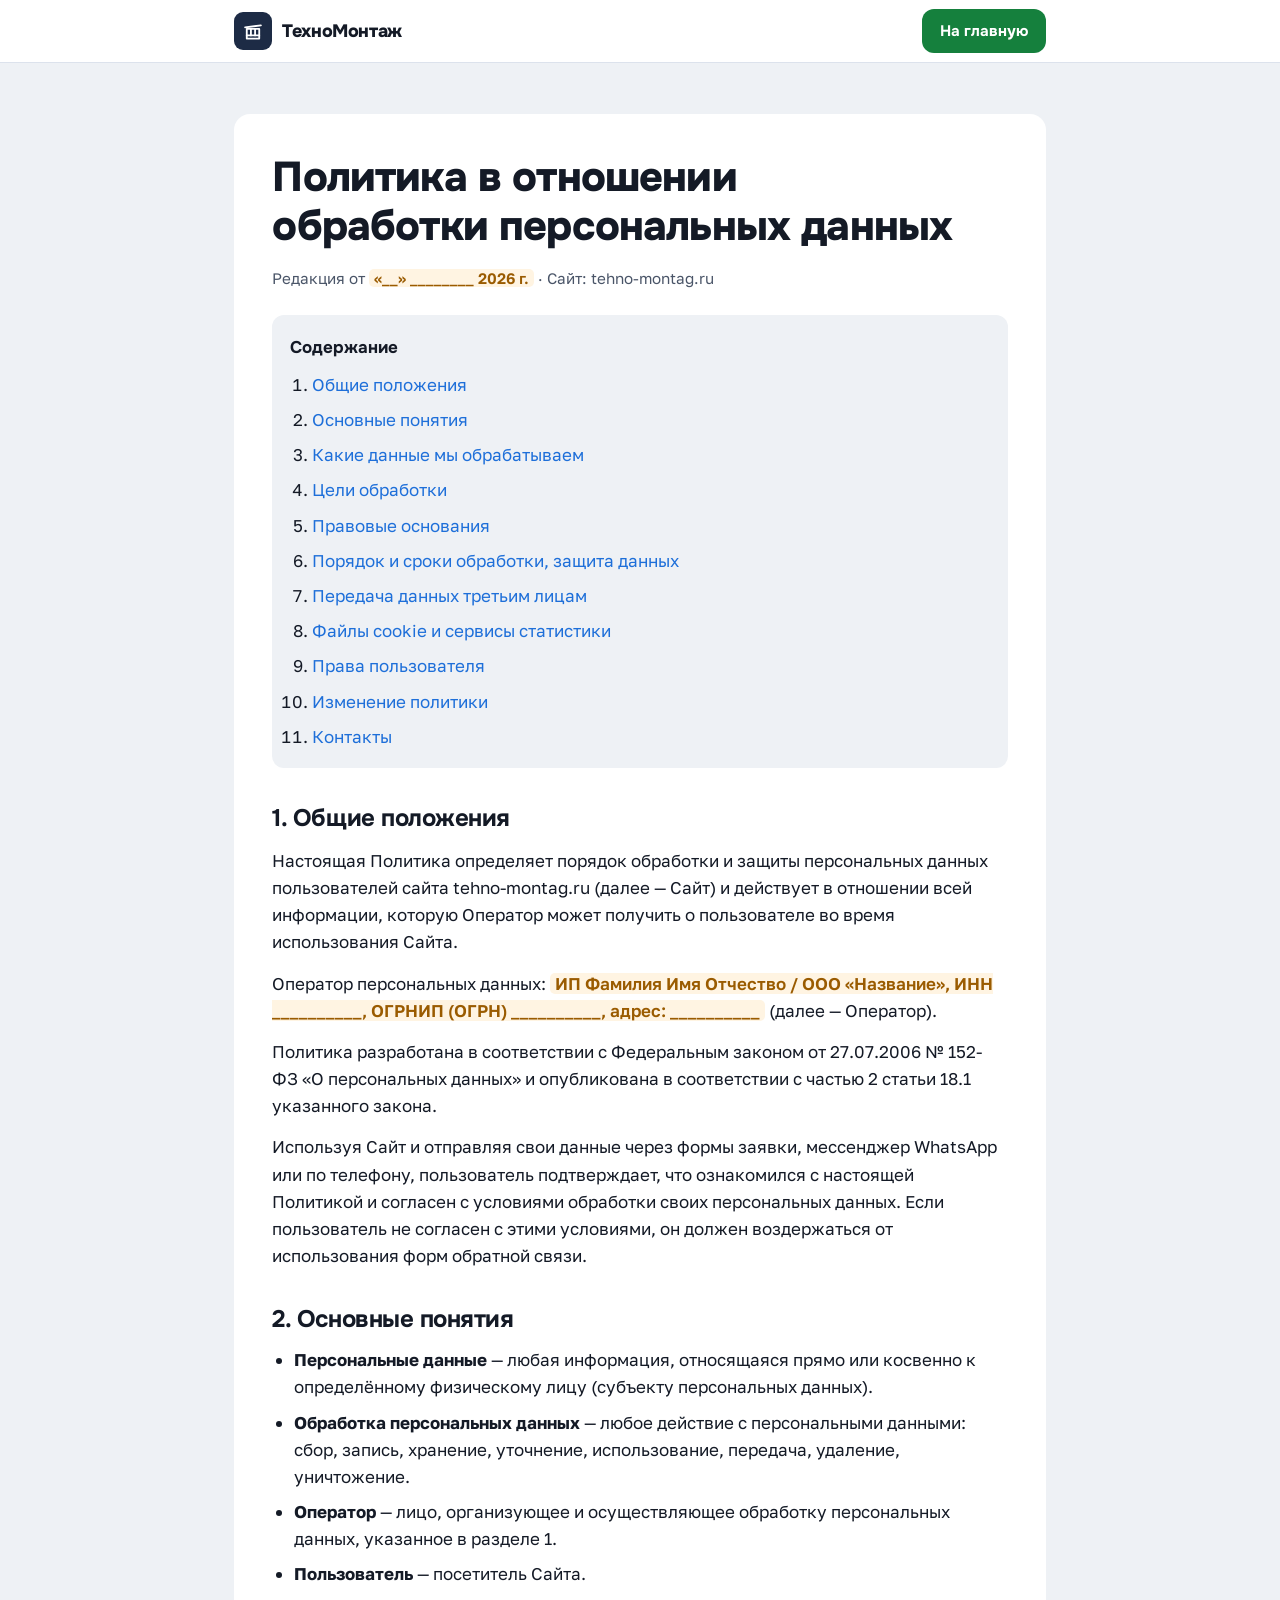
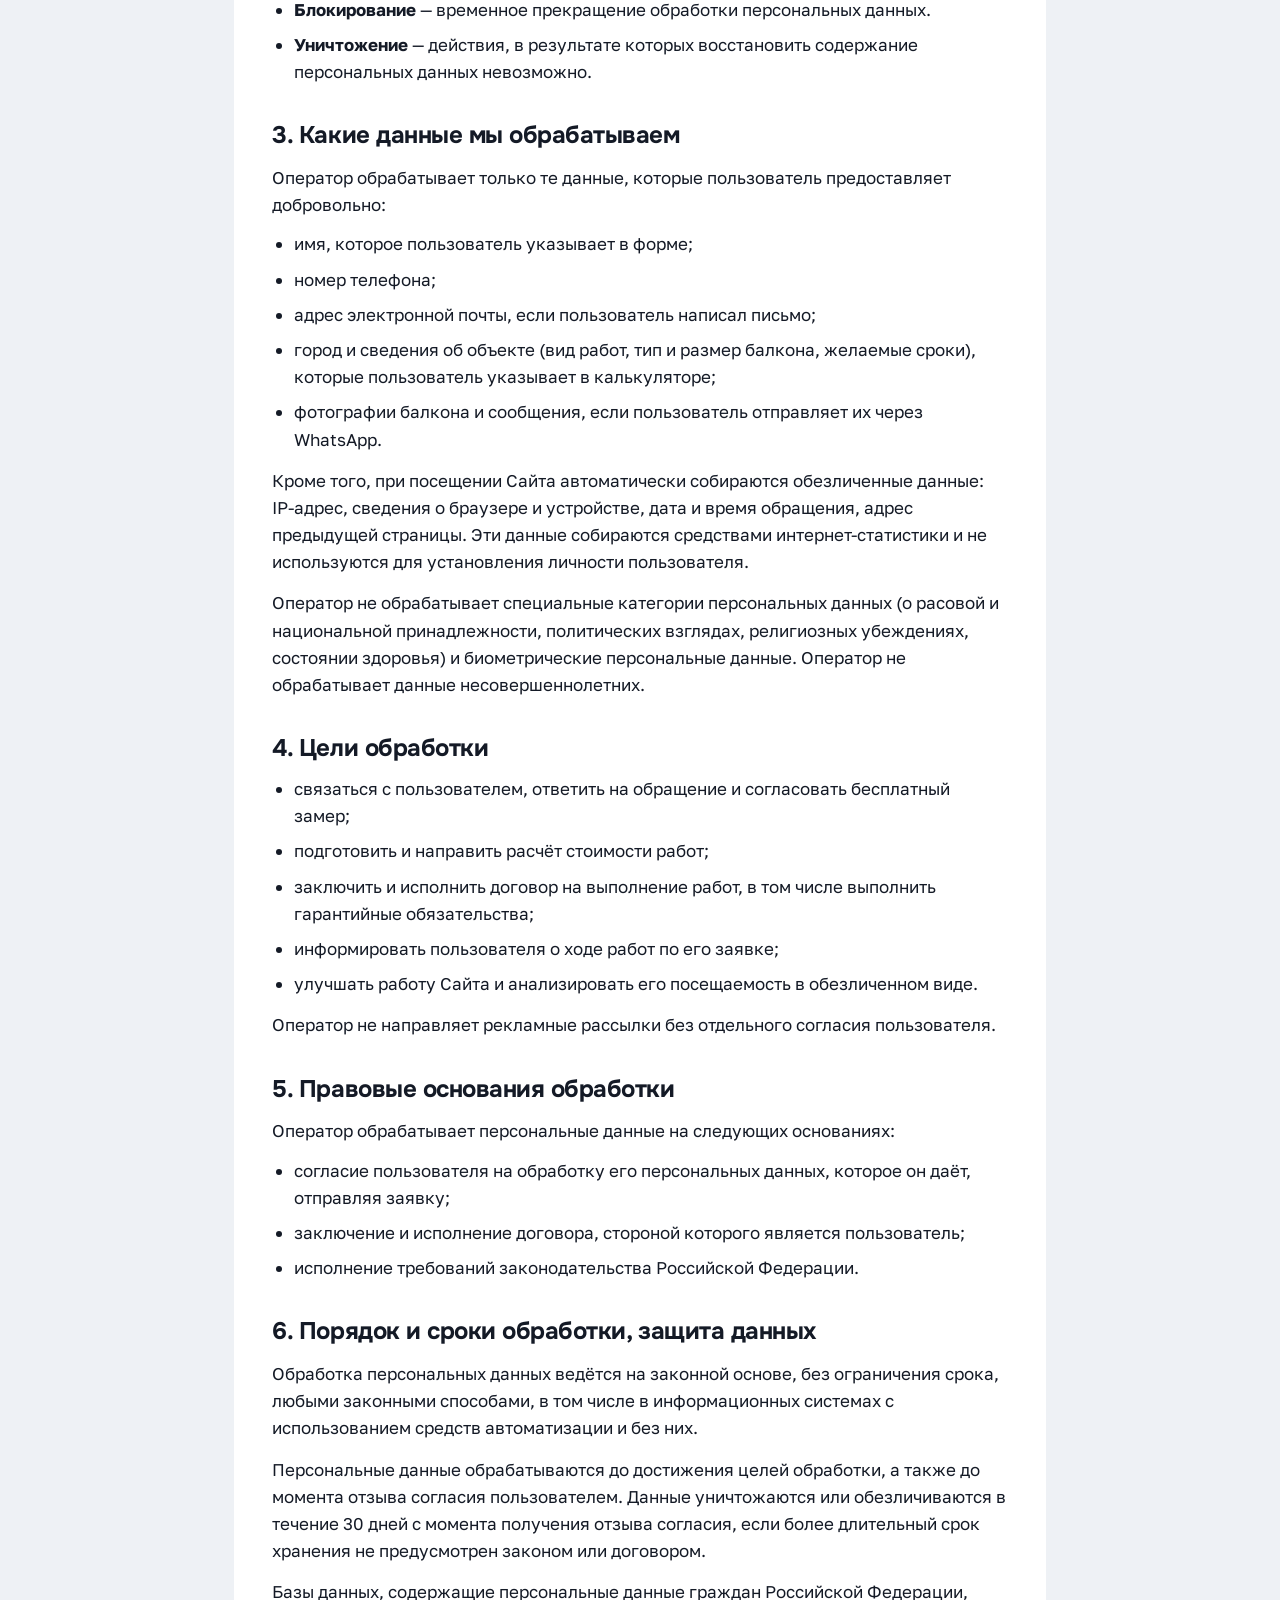
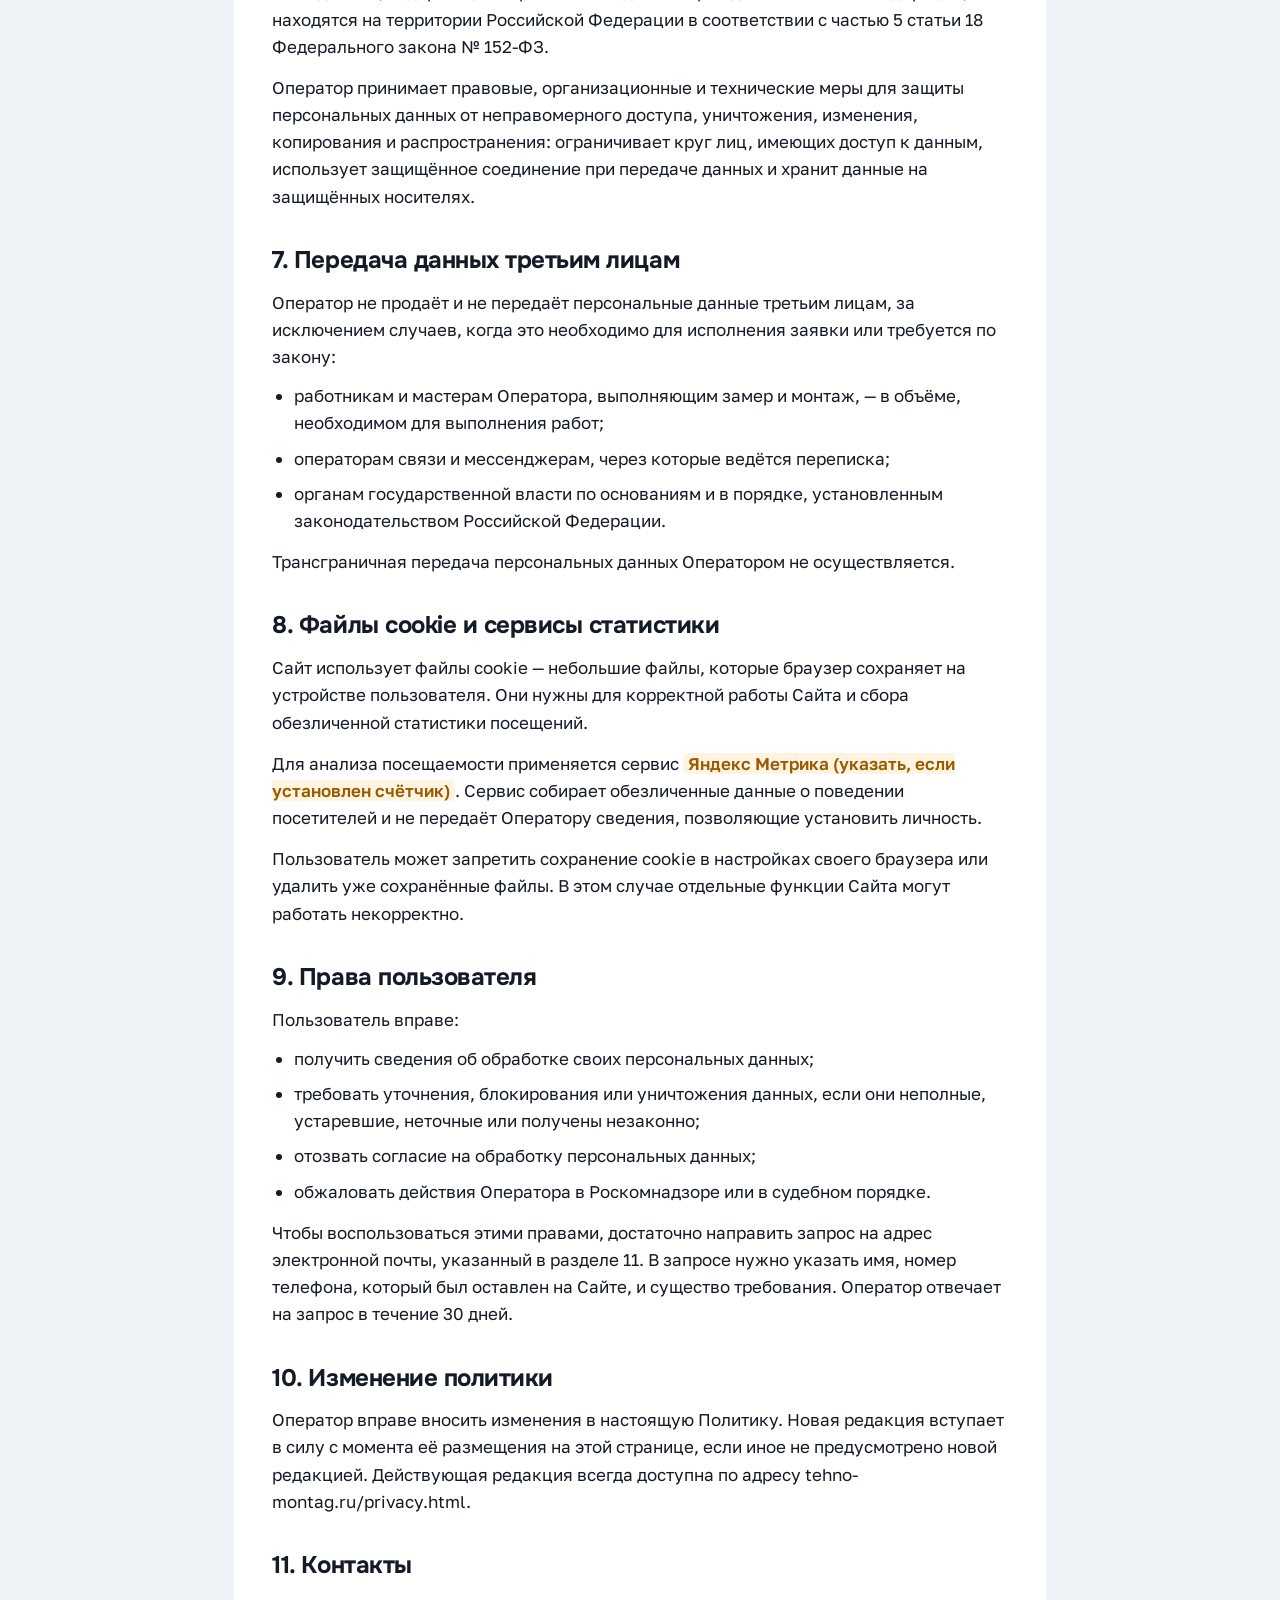
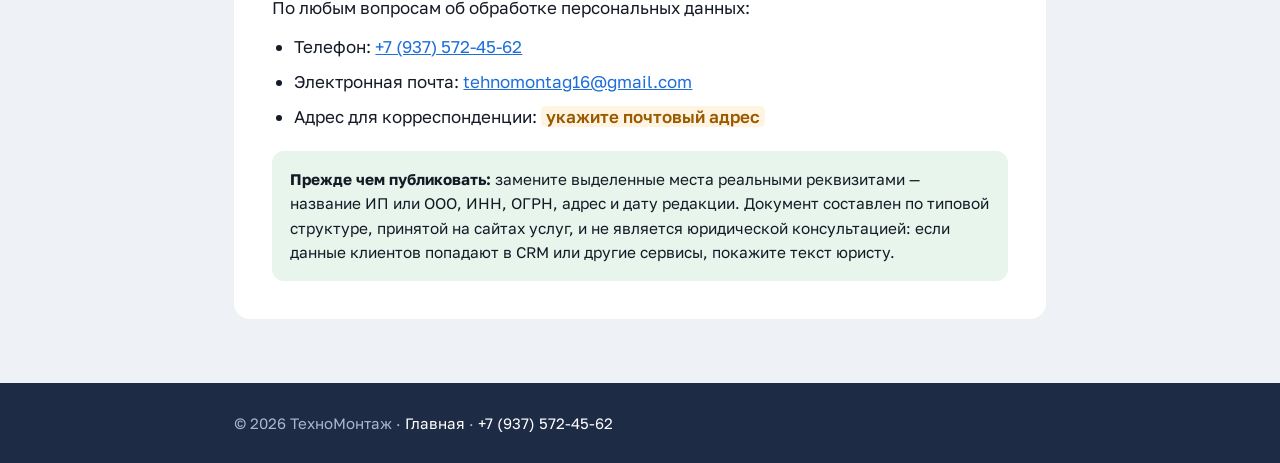
<file: privacy.html>
<!doctype html>
<html lang="ru">
<head>
<meta charset="utf-8">
<meta name="viewport" content="width=device-width, initial-scale=1, viewport-fit=cover">
<meta name="theme-color" content="#1D2B45">
<title>Политика обработки персональных данных — ТехноМонтаж</title>
<meta name="description" content="Политика в отношении обработки персональных данных на сайте tehno-montag.ru: какие данные собираем, зачем, как храним и как их удалить.">
<meta name="robots" content="noindex, follow">
<link rel="canonical" href="https://tehno-montag.ru/privacy.html">
<link rel="icon" type="image/svg+xml" href="data:image/svg+xml,%3Csvg xmlns='http://www.w3.org/2000/svg' viewBox='0 0 32 32'%3E%3Crect width='32' height='32' rx='7.5' fill='%231D2B45'/%3E%3Cg fill='none' stroke='%23fff' stroke-width='2.3' stroke-linecap='round' stroke-linejoin='round'%3E%3Cpath d='M4.5 10.7 27.5 7.9'/%3E%3Cpath d='M6.9 12.9h18.2v14.2H6.9z'/%3E%3Cpath d='M13 12.9v9.5M19 12.9v9.5'/%3E%3Cpath d='M6.9 22.4h18.2'/%3E%3C/g%3E%3C/svg%3E">
<link rel="preconnect" href="https://fonts.googleapis.com">
<link rel="preconnect" href="https://fonts.gstatic.com" crossorigin>
<link rel="stylesheet" href="https://fonts.googleapis.com/css2?family=Onest:wght@600;700;800&family=Golos+Text:wght@400;500;600&display=swap">
<style>
:root{
  color-scheme:light;
  --bg:#EEF1F5; --card:#FFFFFF;
  --ink:#141A26; --muted:#4A5568; --line:#DCE2EC;
  --navy:#1D2B45; --navy-muted:#A9B6CE;
  --green:#15803D; --green-hover:#126B33; --green-soft:#E7F5EC;
  --blue:#1E6FD9; --todo:#9A5B00; --todo-soft:#FFF4E2;
  --font-display:"Onest","Segoe UI",system-ui,-apple-system,sans-serif;
  --font-body:"Golos Text","Segoe UI",system-ui,-apple-system,sans-serif;
  --r-lg:16px; --r-md:12px; --r-sm:8px;
}
*,*::before,*::after{box-sizing:border-box}
body{margin:0;background:var(--bg);color:var(--ink);font-family:var(--font-body);font-size:17px;line-height:1.6;-webkit-font-smoothing:antialiased;padding-top:env(safe-area-inset-top,0px)}
h1,h2,h3{font-family:var(--font-display);margin:0;line-height:1.2;letter-spacing:-.02em;text-wrap:balance}
h1{font-size:clamp(1.6rem,1.2rem + 2vw,2.6rem);font-weight:800}
h2{font-size:clamp(1.15rem,1rem + .8vw,1.5rem);font-weight:700;margin-top:36px}
p{margin:14px 0 0}
a{color:var(--blue)}
ul,ol{margin:12px 0 0;padding-left:22px}
li{margin-top:8px}
.wrap{max-width:860px;margin-inline:auto;padding-inline:16px}
@media (min-width:768px){.wrap{padding-inline:24px}}
.header{background:var(--card);border-bottom:1px solid var(--line)}
.headrow{display:flex;align-items:center;gap:14px;min-height:62px;padding-block:8px}
.logo{display:flex;align-items:center;gap:10px;text-decoration:none}
.logo-mark{width:38px;height:38px;flex:none;border-radius:9px;background:var(--navy);color:#FFFFFF;display:grid;place-items:center}
.logo-mark svg{width:22px;height:22px;stroke:currentColor;fill:none;stroke-width:2;stroke-linecap:round;stroke-linejoin:round}
.logo b{font-family:var(--font-display);font-size:1.12rem;font-weight:800;color:var(--ink);letter-spacing:-.02em}
.back{margin-left:auto;display:inline-flex;align-items:center;gap:8px;min-height:44px;padding:9px 18px;border-radius:var(--r-md);background:var(--green);color:#FFFFFF;font-family:var(--font-display);font-weight:700;font-size:.95rem;text-decoration:none}
.back:hover{background:var(--green-hover)}
main{padding-block:clamp(28px,4vw,56px) clamp(40px,5vw,72px)}
.doc{background:var(--card);border-radius:var(--r-lg);padding:clamp(20px,3vw,44px)}
.meta{margin-top:14px;color:var(--muted);font-size:.95rem}
.todo{color:var(--todo);background:var(--todo-soft);border-radius:5px;padding:0 5px;font-weight:600}
.note{margin-top:20px;padding:16px 18px;border-radius:var(--r-md);background:var(--green-soft);font-size:.96rem}
.toc{margin-top:24px;padding:18px;border-radius:var(--r-md);background:var(--bg)}
.toc b{font-family:var(--font-display)}
.toc ol{margin-top:10px}
.toc a{text-decoration:none}
.toc a:hover{text-decoration:underline}
.footer{background:var(--navy);color:var(--navy-muted);padding-block:28px;font-size:.94rem}
.footer a{color:#FFFFFF;text-decoration:none}
.footer a:hover{text-decoration:underline}
section{scroll-margin-top:16px}
</style>
</head>
<body>

<header class="header">
  <div class="wrap headrow">
    <a class="logo" href="index.html">
      <span class="logo-mark"><svg aria-hidden="true" viewBox="0 0 24 24"><path d="M3.4 8 20.6 5.9"/><path d="M5.2 9.7h13.6v10.6H5.2z"/><path d="M9.73 9.7v7.1M14.27 9.7v7.1"/><path d="M5.2 16.8h13.6"/></svg></span>
      <b>ТехноМонтаж</b>
    </a>
    <a class="back" href="index.html">На главную</a>
  </div>
</header>

<main>
  <div class="wrap">
    <div class="doc">
      <h1>Политика в отношении обработки персональных данных</h1>
      <!-- ЗАПОЛНИТЬ: подставьте реквизиты и дату, уберите выделение -->
      <p class="meta">Редакция от <span class="todo">«__» ________ 2026 г.</span> · Сайт: tehno-montag.ru</p>

      <div class="toc">
        <b>Содержание</b>
        <ol>
          <li><a href="#p1">Общие положения</a></li>
          <li><a href="#p2">Основные понятия</a></li>
          <li><a href="#p3">Какие данные мы обрабатываем</a></li>
          <li><a href="#p4">Цели обработки</a></li>
          <li><a href="#p5">Правовые основания</a></li>
          <li><a href="#p6">Порядок и сроки обработки, защита данных</a></li>
          <li><a href="#p7">Передача данных третьим лицам</a></li>
          <li><a href="#p8">Файлы cookie и сервисы статистики</a></li>
          <li><a href="#p9">Права пользователя</a></li>
          <li><a href="#p10">Изменение политики</a></li>
          <li><a href="#p11">Контакты</a></li>
        </ol>
      </div>

      <section id="p1">
        <h2>1. Общие положения</h2>
        <p>Настоящая Политика определяет порядок обработки и защиты персональных данных пользователей сайта tehno-montag.ru (далее — Сайт) и действует в отношении всей информации, которую Оператор может получить о пользователе во время использования Сайта.</p>
        <p>Оператор персональных данных: <span class="todo">ИП Фамилия Имя Отчество / ООО «Название», ИНН __________, ОГРНИП (ОГРН) __________, адрес: __________</span> (далее — Оператор).</p>
        <p>Политика разработана в соответствии с Федеральным законом от 27.07.2006 № 152-ФЗ «О персональных данных» и опубликована в соответствии с частью 2 статьи 18.1 указанного закона.</p>
        <p>Используя Сайт и отправляя свои данные через формы заявки, мессенджер WhatsApp или по телефону, пользователь подтверждает, что ознакомился с настоящей Политикой и согласен с условиями обработки своих персональных данных. Если пользователь не согласен с этими условиями, он должен воздержаться от использования форм обратной связи.</p>
      </section>

      <section id="p2">
        <h2>2. Основные понятия</h2>
        <ul>
          <li><b>Персональные данные</b> — любая информация, относящаяся прямо или косвенно к определённому физическому лицу (субъекту персональных данных).</li>
          <li><b>Обработка персональных данных</b> — любое действие с персональными данными: сбор, запись, хранение, уточнение, использование, передача, удаление, уничтожение.</li>
          <li><b>Оператор</b> — лицо, организующее и осуществляющее обработку персональных данных, указанное в разделе 1.</li>
          <li><b>Пользователь</b> — посетитель Сайта.</li>
          <li><b>Блокирование</b> — временное прекращение обработки персональных данных.</li>
          <li><b>Уничтожение</b> — действия, в результате которых восстановить содержание персональных данных невозможно.</li>
        </ul>
      </section>

      <section id="p3">
        <h2>3. Какие данные мы обрабатываем</h2>
        <p>Оператор обрабатывает только те данные, которые пользователь предоставляет добровольно:</p>
        <ul>
          <li>имя, которое пользователь указывает в форме;</li>
          <li>номер телефона;</li>
          <li>адрес электронной почты, если пользователь написал письмо;</li>
          <li>город и сведения об объекте (вид работ, тип и размер балкона, желаемые сроки), которые пользователь указывает в калькуляторе;</li>
          <li>фотографии балкона и сообщения, если пользователь отправляет их через WhatsApp.</li>
        </ul>
        <p>Кроме того, при посещении Сайта автоматически собираются обезличенные данные: IP-адрес, сведения о браузере и устройстве, дата и время обращения, адрес предыдущей страницы. Эти данные собираются средствами интернет-статистики и не используются для установления личности пользователя.</p>
        <p>Оператор не обрабатывает специальные категории персональных данных (о расовой и национальной принадлежности, политических взглядах, религиозных убеждениях, состоянии здоровья) и биометрические персональные данные. Оператор не обрабатывает данные несовершеннолетних.</p>
      </section>

      <section id="p4">
        <h2>4. Цели обработки</h2>
        <ul>
          <li>связаться с пользователем, ответить на обращение и согласовать бесплатный замер;</li>
          <li>подготовить и направить расчёт стоимости работ;</li>
          <li>заключить и исполнить договор на выполнение работ, в том числе выполнить гарантийные обязательства;</li>
          <li>информировать пользователя о ходе работ по его заявке;</li>
          <li>улучшать работу Сайта и анализировать его посещаемость в обезличенном виде.</li>
        </ul>
        <p>Оператор не направляет рекламные рассылки без отдельного согласия пользователя.</p>
      </section>

      <section id="p5">
        <h2>5. Правовые основания обработки</h2>
        <p>Оператор обрабатывает персональные данные на следующих основаниях:</p>
        <ul>
          <li>согласие пользователя на обработку его персональных данных, которое он даёт, отправляя заявку;</li>
          <li>заключение и исполнение договора, стороной которого является пользователь;</li>
          <li>исполнение требований законодательства Российской Федерации.</li>
        </ul>
      </section>

      <section id="p6">
        <h2>6. Порядок и сроки обработки, защита данных</h2>
        <p>Обработка персональных данных ведётся на законной основе, без ограничения срока, любыми законными способами, в том числе в информационных системах с использованием средств автоматизации и без них.</p>
        <p>Персональные данные обрабатываются до достижения целей обработки, а также до момента отзыва согласия пользователем. Данные уничтожаются или обезличиваются в течение 30 дней с момента получения отзыва согласия, если более длительный срок хранения не предусмотрен законом или договором.</p>
        <p>Базы данных, содержащие персональные данные граждан Российской Федерации, находятся на территории Российской Федерации в соответствии с частью 5 статьи 18 Федерального закона № 152-ФЗ.</p>
        <p>Оператор принимает правовые, организационные и технические меры для защиты персональных данных от неправомерного доступа, уничтожения, изменения, копирования и распространения: ограничивает круг лиц, имеющих доступ к данным, использует защищённое соединение при передаче данных и хранит данные на защищённых носителях.</p>
      </section>

      <section id="p7">
        <h2>7. Передача данных третьим лицам</h2>
        <p>Оператор не продаёт и не передаёт персональные данные третьим лицам, за исключением случаев, когда это необходимо для исполнения заявки или требуется по закону:</p>
        <ul>
          <li>работникам и мастерам Оператора, выполняющим замер и монтаж, — в объёме, необходимом для выполнения работ;</li>
          <li>операторам связи и мессенджерам, через которые ведётся переписка;</li>
          <li>органам государственной власти по основаниям и в порядке, установленным законодательством Российской Федерации.</li>
        </ul>
        <p>Трансграничная передача персональных данных Оператором не осуществляется.</p>
      </section>

      <section id="p8">
        <h2>8. Файлы cookie и сервисы статистики</h2>
        <p>Сайт использует файлы cookie — небольшие файлы, которые браузер сохраняет на устройстве пользователя. Они нужны для корректной работы Сайта и сбора обезличенной статистики посещений.</p>
        <p>Для анализа посещаемости применяется сервис <span class="todo">Яндекс Метрика (указать, если установлен счётчик)</span>. Сервис собирает обезличенные данные о поведении посетителей и не передаёт Оператору сведения, позволяющие установить личность.</p>
        <p>Пользователь может запретить сохранение cookie в настройках своего браузера или удалить уже сохранённые файлы. В этом случае отдельные функции Сайта могут работать некорректно.</p>
      </section>

      <section id="p9">
        <h2>9. Права пользователя</h2>
        <p>Пользователь вправе:</p>
        <ul>
          <li>получить сведения об обработке своих персональных данных;</li>
          <li>требовать уточнения, блокирования или уничтожения данных, если они неполные, устаревшие, неточные или получены незаконно;</li>
          <li>отозвать согласие на обработку персональных данных;</li>
          <li>обжаловать действия Оператора в Роскомнадзоре или в судебном порядке.</li>
        </ul>
        <p>Чтобы воспользоваться этими правами, достаточно направить запрос на адрес электронной почты, указанный в разделе 11. В запросе нужно указать имя, номер телефона, который был оставлен на Сайте, и существо требования. Оператор отвечает на запрос в течение 30 дней.</p>
      </section>

      <section id="p10">
        <h2>10. Изменение политики</h2>
        <p>Оператор вправе вносить изменения в настоящую Политику. Новая редакция вступает в силу с момента её размещения на этой странице, если иное не предусмотрено новой редакцией. Действующая редакция всегда доступна по адресу tehno-montag.ru/privacy.html.</p>
      </section>

      <section id="p11">
        <h2>11. Контакты</h2>
        <p>По любым вопросам об обработке персональных данных:</p>
        <ul>
          <li>Телефон: <a href="tel:+79375724562">+7 (937) 572-45-62</a></li>
          <li>Электронная почта: <a href="mailto:tehnomontag16@gmail.com">tehnomontag16@gmail.com</a></li>
          <li>Адрес для корреспонденции: <span class="todo">укажите почтовый адрес</span></li>
        </ul>
      </section>

      <div class="note">
        <b>Прежде чем публиковать:</b> замените выделенные места реальными реквизитами — название ИП или ООО, ИНН, ОГРН, адрес и дату редакции. Документ составлен по типовой структуре, принятой на сайтах услуг, и не является юридической консультацией: если данные клиентов попадают в CRM или другие сервисы, покажите текст юристу.
      </div>
    </div>
  </div>
</main>

<footer class="footer">
  <div class="wrap">
    © <span id="year">2026</span> ТехноМонтаж · <a href="index.html">Главная</a> · <a href="tel:+79375724562">+7 (937) 572-45-62</a>
  </div>
</footer>

<script>
  document.getElementById("year").textContent = new Date().getFullYear();
</script>
</body>
</html>
</file>
